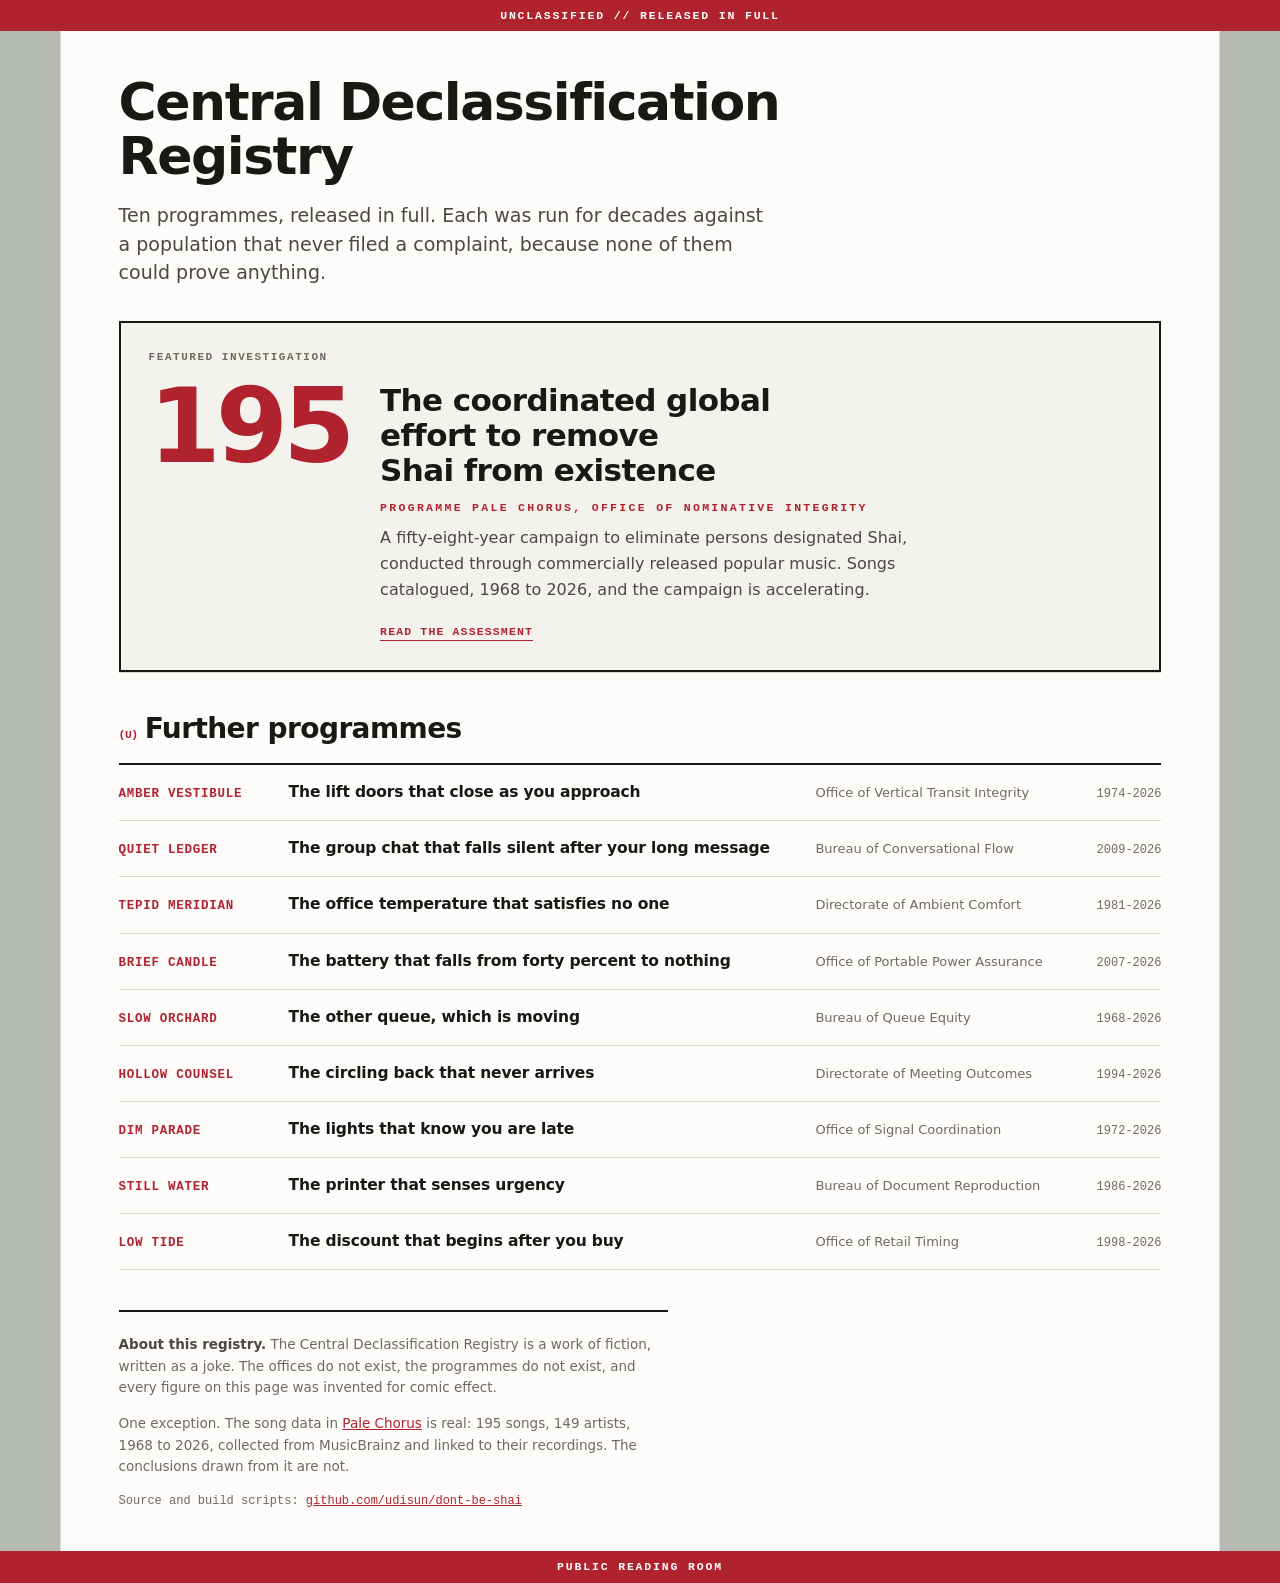
<file: site/index.html>
<!doctype html>
<html lang="en">
<head>
<meta charset="utf-8">
<meta name="viewport" content="width=device-width, initial-scale=1">
<title>Central Declassification Registry</title>
<meta name="description" content="Ten declassified programme assessments, one of them real.">
<link rel="stylesheet" href="assets/site.css">
</head>
<body>
<div class="band top">Unclassified // Released in full</div>
<div class="sheet">
  <div class="pad">
    <header class="mast">
      <h1>Central Declassification Registry</h1>
      <p class="sub">Ten programmes, released in full. Each was run for decades against a
      population that never filed a complaint, because none of them could prove anything.</p>
    </header>
  </div>

  <div class="pad">
    <a class="feature" href="programmes/pale-chorus.html">
      <div class="f-l">Featured investigation</div>
      <div class="f-grid">
        <div class="f-num">195</div>
        <div>
          <h2 class="f-title">The coordinated global effort to remove Shai from existence</h2>
          <div class="f-prog">Programme Pale Chorus, Office of Nominative Integrity</div>
          <p class="f-deck">A fifty-eight-year campaign to eliminate persons designated Shai, conducted through commercially released popular music. Songs catalogued, 1968 to 2026,
            and the campaign is accelerating.</p>
          <span class="f-cta">Read the assessment</span>
        </div>
      </div>
    </a>
  </div>

  <div class="pad">
    <section>
      <h2><span class="mark">(U)</span>Further programmes</h2>
      <div class="rows">
      <a class="row" href="programmes/amber-vestibule.html">
        <span class="r-name">Amber Vestibule</span>
        <span class="r-title">The lift doors that close as you approach</span>
        <span class="r-office">Office of Vertical Transit Integrity</span>
        <span class="r-years">1974-2026</span>
      </a>
      <a class="row" href="programmes/quiet-ledger.html">
        <span class="r-name">Quiet Ledger</span>
        <span class="r-title">The group chat that falls silent after your long message</span>
        <span class="r-office">Bureau of Conversational Flow</span>
        <span class="r-years">2009-2026</span>
      </a>
      <a class="row" href="programmes/tepid-meridian.html">
        <span class="r-name">Tepid Meridian</span>
        <span class="r-title">The office temperature that satisfies no one</span>
        <span class="r-office">Directorate of Ambient Comfort</span>
        <span class="r-years">1981-2026</span>
      </a>
      <a class="row" href="programmes/brief-candle.html">
        <span class="r-name">Brief Candle</span>
        <span class="r-title">The battery that falls from forty percent to nothing</span>
        <span class="r-office">Office of Portable Power Assurance</span>
        <span class="r-years">2007-2026</span>
      </a>
      <a class="row" href="programmes/slow-orchard.html">
        <span class="r-name">Slow Orchard</span>
        <span class="r-title">The other queue, which is moving</span>
        <span class="r-office">Bureau of Queue Equity</span>
        <span class="r-years">1968-2026</span>
      </a>
      <a class="row" href="programmes/hollow-counsel.html">
        <span class="r-name">Hollow Counsel</span>
        <span class="r-title">The circling back that never arrives</span>
        <span class="r-office">Directorate of Meeting Outcomes</span>
        <span class="r-years">1994-2026</span>
      </a>
      <a class="row" href="programmes/dim-parade.html">
        <span class="r-name">Dim Parade</span>
        <span class="r-title">The lights that know you are late</span>
        <span class="r-office">Office of Signal Coordination</span>
        <span class="r-years">1972-2026</span>
      </a>
      <a class="row" href="programmes/still-water.html">
        <span class="r-name">Still Water</span>
        <span class="r-title">The printer that senses urgency</span>
        <span class="r-office">Bureau of Document Reproduction</span>
        <span class="r-years">1986-2026</span>
      </a>
      <a class="row" href="programmes/low-tide.html">
        <span class="r-name">Low Tide</span>
        <span class="r-title">The discount that begins after you buy</span>
        <span class="r-office">Office of Retail Timing</span>
        <span class="r-years">1998-2026</span>
      </a>
      </div>
    </section>
  </div>
  <div class="pad">
    <div class="colophon">
      <p><strong>About this registry.</strong> The Central Declassification Registry is a work of
      fiction, written as a joke. The offices do not exist, the programmes do not exist, and every
      figure on this page was invented for comic effect.</p>
      <p>One exception. The song data in <a href="programmes/pale-chorus.html">Pale Chorus</a>
      is real: 195 songs, 149 artists, 1968 to 2026, collected from MusicBrainz and linked to their
      recordings. The conclusions drawn from it are not.</p>
      <p class="src">Source and build scripts: <a href="https://github.com/udisun/dont-be-shai">github.com/udisun/dont-be-shai</a></p>
    </div>
  </div>
</div>
<div class="band">Public reading room</div>
</body>
</html>
</file>
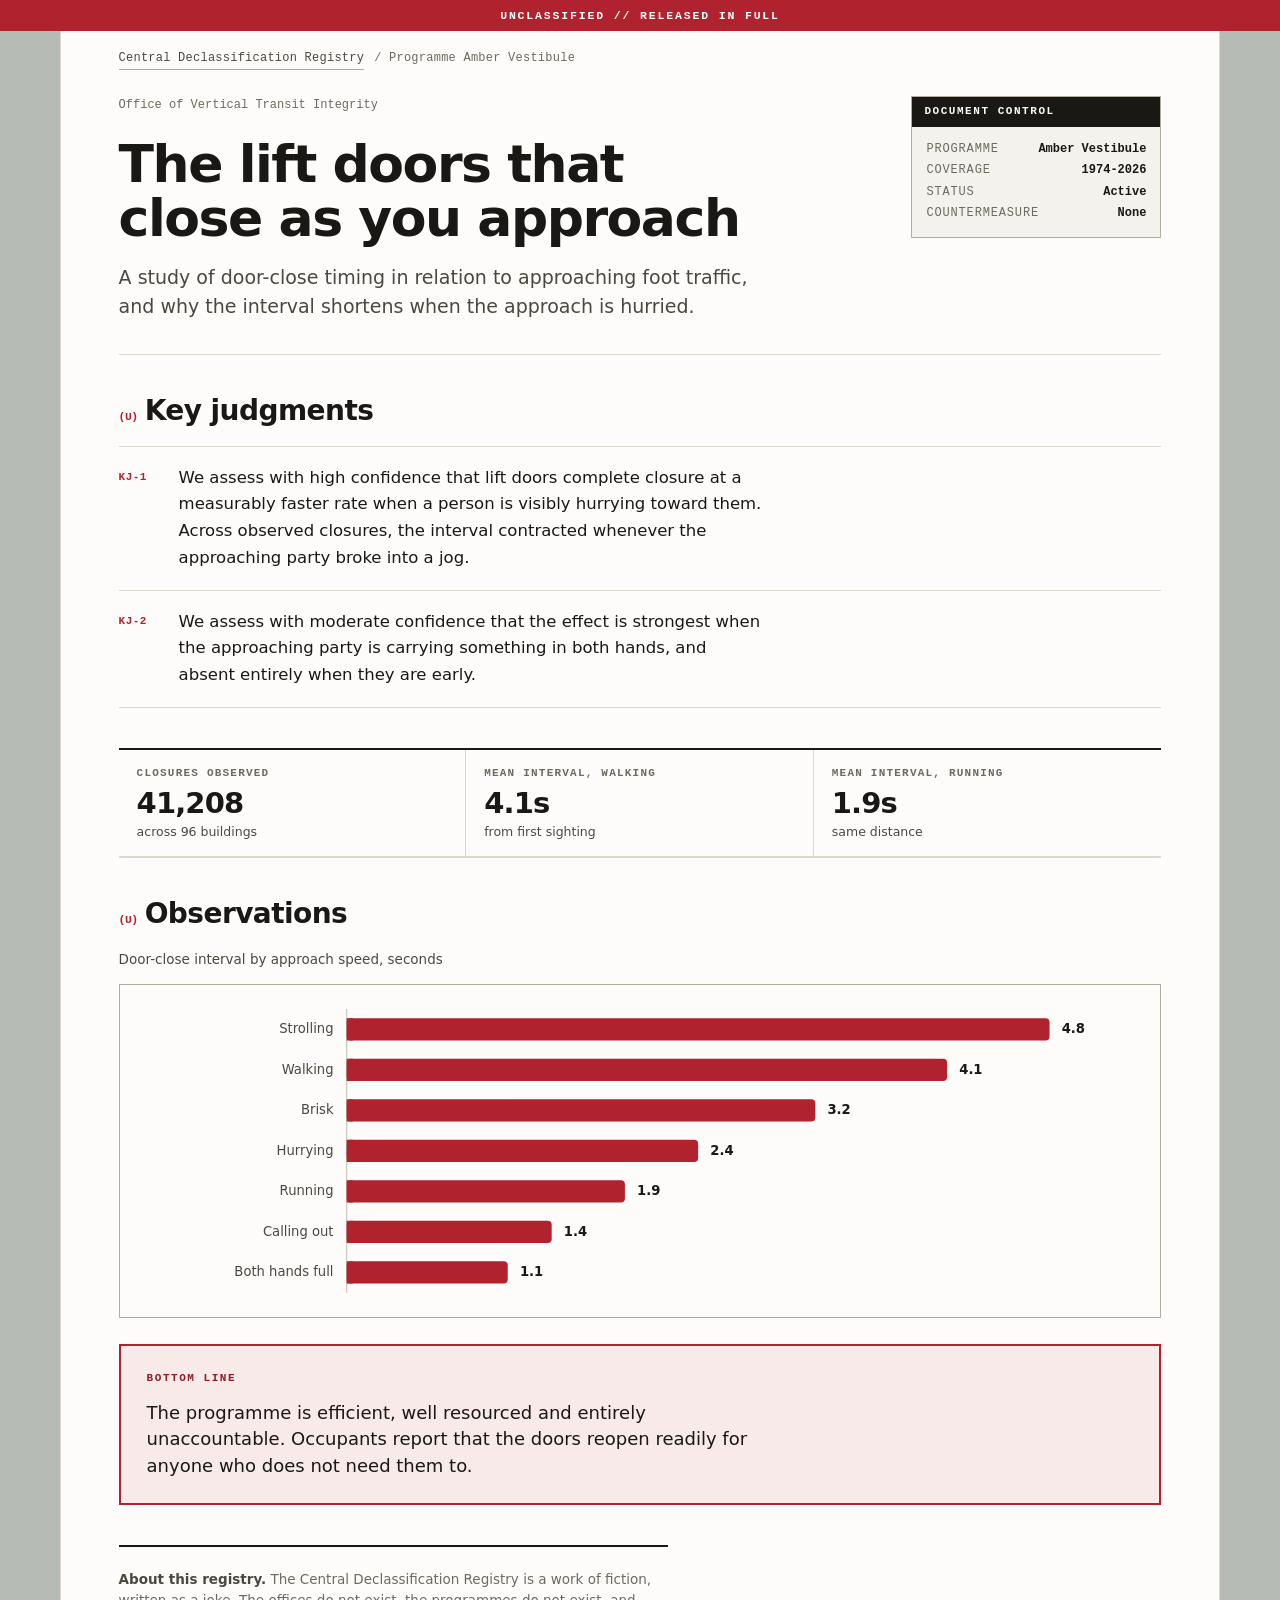
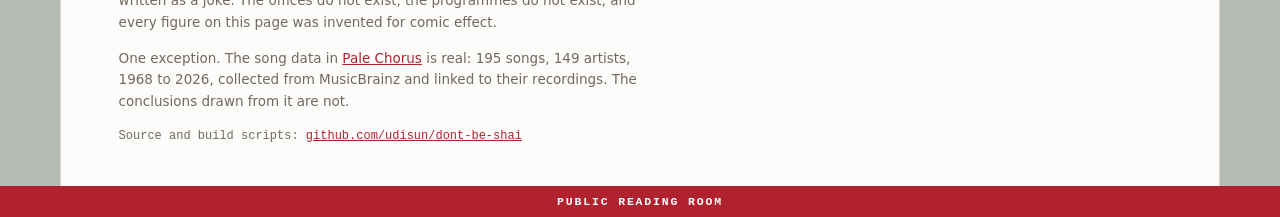
<file: site/programmes/amber-vestibule.html>
<!doctype html>
<html lang="en">
<head>
<meta charset="utf-8">
<meta name="viewport" content="width=device-width, initial-scale=1">
<title>Programme Amber Vestibule</title>
<meta name="description" content="A study of door-close timing in relation to approaching foot traffic, and why the interval shortens when the approach is hurried.">
<link rel="stylesheet" href="../assets/site.css">
</head>
<body>
<div class="band top">Unclassified // Released in full</div>
<div class="sheet">
  <div class="pad">
    <nav class="crumb"><a href="../index.html">Central Declassification Registry</a>
      <span>Programme Amber Vestibule</span></nav>
    <header class="dcover">
      <div>
        <div class="orig">Office of Vertical Transit Integrity</div>
        <h1>The lift doors that close as you approach</h1>
        <p class="sub">A study of door-close timing in relation to approaching foot traffic, and why the interval shortens when the approach is hurried.</p>
      </div>
      <div class="dc">
        <div class="dc-h">Document control</div>
        <div class="dc-b"><dl>
          <div class="dc-r"><dt>Programme</dt><dd>Amber Vestibule</dd></div>
          <div class="dc-r"><dt>Coverage</dt><dd>1974-2026</dd></div>
          <div class="dc-r"><dt>Status</dt><dd>Active</dd></div>
          <div class="dc-r"><dt>Countermeasure</dt><dd>None</dd></div>
        </dl></div>
      </div>
    </header>
  </div>
  <div class="pad"><section>
    <h2><span class="mark">(U)</span>Key judgments</h2>
    <ol class="kj">
<li><div><p>We assess with high confidence that lift doors complete closure at a measurably faster rate when a person is visibly hurrying toward them. Across observed closures, the interval contracted whenever the approaching party broke into a jog.</p></div></li>
<li><div><p>We assess with moderate confidence that the effect is strongest when the approaching party is carrying something in both hands, and absent entirely when they are early.</p></div></li>
    </ol>
  </section></div>
  <div class="pad"><div class="stats">
<div class="stat"><div class="stat-l">Closures observed</div><div class="stat-v">41,208</div><div class="stat-s">across 96 buildings</div></div>
<div class="stat"><div class="stat-l">Mean interval, walking</div><div class="stat-v">4.1s</div><div class="stat-s">from first sighting</div></div>
<div class="stat"><div class="stat-l">Mean interval, running</div><div class="stat-v">1.9s</div><div class="stat-s">same distance</div></div>
  </div></div>
  <div class="pad"><section>
    <h2><span class="mark">(U)</span>Observations</h2>
<figure class="fig"><figcaption class="fig-c">Door-close interval by approach speed, seconds</figcaption>
<div class="plot"><svg viewBox="0 0 1000 296" role="img" aria-label="Door-close interval by approach speed, seconds. Strolling, 4.8; Walking, 4.1; Brisk, 3.2; Hurrying, 2.4; Running, 1.9; Calling out, 1.4; Both hands full, 1.1.">
<line x1="210" x2="210" y1="8" y2="288" stroke="var(--axis)" stroke-width="1"/>
<text x="197" y="32.0" text-anchor="end" fill="var(--ink-2)" font-family="var(--sans)" font-size="13">Strolling</text>
<rect x="210" y="17.0" width="694.0" height="22" rx="4" fill="var(--accent)"/>
<rect x="210" y="17.0" width="6.0" height="22" fill="var(--accent)"/>
<text x="916.0" y="32.0" fill="var(--ink)" font-family="var(--sans)" font-size="13" font-weight="650">4.8</text>
<text x="197" y="72.0" text-anchor="end" fill="var(--ink-2)" font-family="var(--sans)" font-size="13">Walking</text>
<rect x="210" y="57.0" width="592.8" height="22" rx="4" fill="var(--accent)"/>
<rect x="210" y="57.0" width="6.0" height="22" fill="var(--accent)"/>
<text x="814.8" y="72.0" fill="var(--ink)" font-family="var(--sans)" font-size="13" font-weight="650">4.1</text>
<text x="197" y="112.0" text-anchor="end" fill="var(--ink-2)" font-family="var(--sans)" font-size="13">Brisk</text>
<rect x="210" y="97.0" width="462.7" height="22" rx="4" fill="var(--accent)"/>
<rect x="210" y="97.0" width="6.0" height="22" fill="var(--accent)"/>
<text x="684.7" y="112.0" fill="var(--ink)" font-family="var(--sans)" font-size="13" font-weight="650">3.2</text>
<text x="197" y="152.0" text-anchor="end" fill="var(--ink-2)" font-family="var(--sans)" font-size="13">Hurrying</text>
<rect x="210" y="137.0" width="347.0" height="22" rx="4" fill="var(--accent)"/>
<rect x="210" y="137.0" width="6.0" height="22" fill="var(--accent)"/>
<text x="569.0" y="152.0" fill="var(--ink)" font-family="var(--sans)" font-size="13" font-weight="650">2.4</text>
<text x="197" y="192.0" text-anchor="end" fill="var(--ink-2)" font-family="var(--sans)" font-size="13">Running</text>
<rect x="210" y="177.0" width="274.7" height="22" rx="4" fill="var(--accent)"/>
<rect x="210" y="177.0" width="6.0" height="22" fill="var(--accent)"/>
<text x="496.7" y="192.0" fill="var(--ink)" font-family="var(--sans)" font-size="13" font-weight="650">1.9</text>
<text x="197" y="232.0" text-anchor="end" fill="var(--ink-2)" font-family="var(--sans)" font-size="13">Calling out</text>
<rect x="210" y="217.0" width="202.4" height="22" rx="4" fill="var(--accent)"/>
<rect x="210" y="217.0" width="6.0" height="22" fill="var(--accent)"/>
<text x="424.4" y="232.0" fill="var(--ink)" font-family="var(--sans)" font-size="13" font-weight="650">1.4</text>
<text x="197" y="272.0" text-anchor="end" fill="var(--ink-2)" font-family="var(--sans)" font-size="13">Both hands full</text>
<rect x="210" y="257.0" width="159.0" height="22" rx="4" fill="var(--accent)"/>
<rect x="210" y="257.0" width="6.0" height="22" fill="var(--accent)"/>
<text x="381.0" y="272.0" fill="var(--ink)" font-family="var(--sans)" font-size="13" font-weight="650">1.1</text>
</svg></div></figure>
    <div class="assess">
      <div class="assess-l">Bottom line</div>
      <p>The programme is efficient, well resourced and entirely unaccountable. Occupants report that the doors reopen readily for anyone who does not need them to.</p>
    </div>
  </section></div>
  <div class="pad">
    <div class="colophon">
      <p><strong>About this registry.</strong> The Central Declassification Registry is a work of
      fiction, written as a joke. The offices do not exist, the programmes do not exist, and every
      figure on this page was invented for comic effect.</p>
      <p>One exception. The song data in <a href="../programmes/pale-chorus.html">Pale Chorus</a>
      is real: 195 songs, 149 artists, 1968 to 2026, collected from MusicBrainz and linked to their
      recordings. The conclusions drawn from it are not.</p>
      <p class="src">Source and build scripts: <a href="https://github.com/udisun/dont-be-shai">github.com/udisun/dont-be-shai</a></p>
    </div>
  </div>
</div>
<div class="band">Public reading room</div>
</body>
</html>
</file>
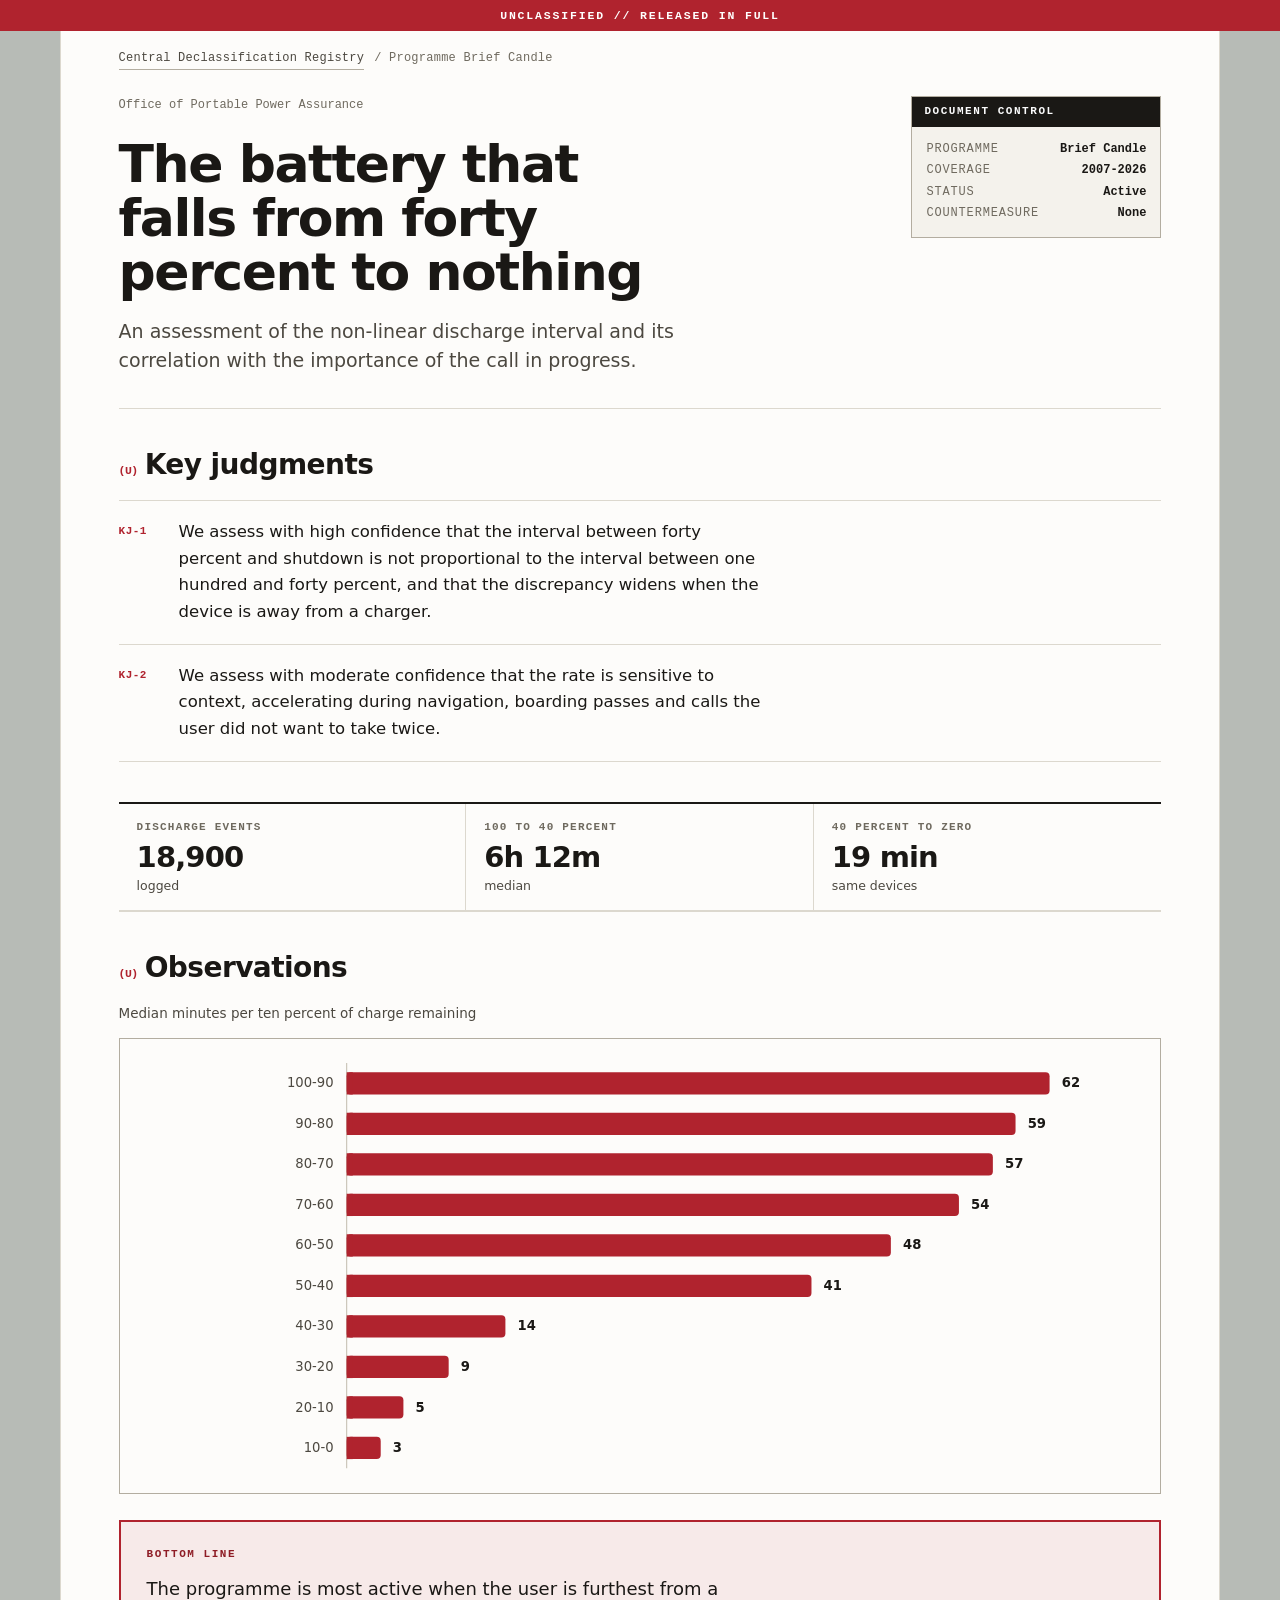
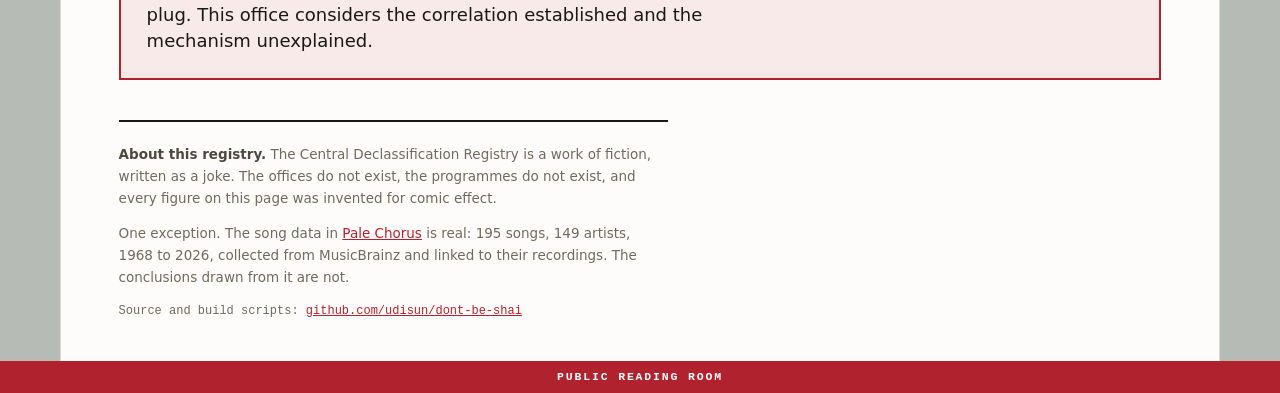
<file: site/programmes/brief-candle.html>
<!doctype html>
<html lang="en">
<head>
<meta charset="utf-8">
<meta name="viewport" content="width=device-width, initial-scale=1">
<title>Programme Brief Candle</title>
<meta name="description" content="An assessment of the non-linear discharge interval and its correlation with the importance of the call in progress.">
<link rel="stylesheet" href="../assets/site.css">
</head>
<body>
<div class="band top">Unclassified // Released in full</div>
<div class="sheet">
  <div class="pad">
    <nav class="crumb"><a href="../index.html">Central Declassification Registry</a>
      <span>Programme Brief Candle</span></nav>
    <header class="dcover">
      <div>
        <div class="orig">Office of Portable Power Assurance</div>
        <h1>The battery that falls from forty percent to nothing</h1>
        <p class="sub">An assessment of the non-linear discharge interval and its correlation with the importance of the call in progress.</p>
      </div>
      <div class="dc">
        <div class="dc-h">Document control</div>
        <div class="dc-b"><dl>
          <div class="dc-r"><dt>Programme</dt><dd>Brief Candle</dd></div>
          <div class="dc-r"><dt>Coverage</dt><dd>2007-2026</dd></div>
          <div class="dc-r"><dt>Status</dt><dd>Active</dd></div>
          <div class="dc-r"><dt>Countermeasure</dt><dd>None</dd></div>
        </dl></div>
      </div>
    </header>
  </div>
  <div class="pad"><section>
    <h2><span class="mark">(U)</span>Key judgments</h2>
    <ol class="kj">
<li><div><p>We assess with high confidence that the interval between forty percent and shutdown is not proportional to the interval between one hundred and forty percent, and that the discrepancy widens when the device is away from a charger.</p></div></li>
<li><div><p>We assess with moderate confidence that the rate is sensitive to context, accelerating during navigation, boarding passes and calls the user did not want to take twice.</p></div></li>
    </ol>
  </section></div>
  <div class="pad"><div class="stats">
<div class="stat"><div class="stat-l">Discharge events</div><div class="stat-v">18,900</div><div class="stat-s">logged</div></div>
<div class="stat"><div class="stat-l">100 to 40 percent</div><div class="stat-v">6h 12m</div><div class="stat-s">median</div></div>
<div class="stat"><div class="stat-l">40 percent to zero</div><div class="stat-v">19 min</div><div class="stat-s">same devices</div></div>
  </div></div>
  <div class="pad"><section>
    <h2><span class="mark">(U)</span>Observations</h2>
<figure class="fig"><figcaption class="fig-c">Median minutes per ten percent of charge remaining</figcaption>
<div class="plot"><svg viewBox="0 0 1000 416" role="img" aria-label="Median minutes per ten percent of charge remaining. 100-90, 62; 90-80, 59; 80-70, 57; 70-60, 54; 60-50, 48; 50-40, 41; 40-30, 14; 30-20, 9; 20-10, 5; 10-0, 3.">
<line x1="210" x2="210" y1="8" y2="408" stroke="var(--axis)" stroke-width="1"/>
<text x="197" y="32.0" text-anchor="end" fill="var(--ink-2)" font-family="var(--sans)" font-size="13">100-90</text>
<rect x="210" y="17.0" width="694.0" height="22" rx="4" fill="var(--accent)"/>
<rect x="210" y="17.0" width="6.0" height="22" fill="var(--accent)"/>
<text x="916.0" y="32.0" fill="var(--ink)" font-family="var(--sans)" font-size="13" font-weight="650">62</text>
<text x="197" y="72.0" text-anchor="end" fill="var(--ink-2)" font-family="var(--sans)" font-size="13">90-80</text>
<rect x="210" y="57.0" width="660.4" height="22" rx="4" fill="var(--accent)"/>
<rect x="210" y="57.0" width="6.0" height="22" fill="var(--accent)"/>
<text x="882.4" y="72.0" fill="var(--ink)" font-family="var(--sans)" font-size="13" font-weight="650">59</text>
<text x="197" y="112.0" text-anchor="end" fill="var(--ink-2)" font-family="var(--sans)" font-size="13">80-70</text>
<rect x="210" y="97.0" width="638.0" height="22" rx="4" fill="var(--accent)"/>
<rect x="210" y="97.0" width="6.0" height="22" fill="var(--accent)"/>
<text x="860.0" y="112.0" fill="var(--ink)" font-family="var(--sans)" font-size="13" font-weight="650">57</text>
<text x="197" y="152.0" text-anchor="end" fill="var(--ink-2)" font-family="var(--sans)" font-size="13">70-60</text>
<rect x="210" y="137.0" width="604.5" height="22" rx="4" fill="var(--accent)"/>
<rect x="210" y="137.0" width="6.0" height="22" fill="var(--accent)"/>
<text x="826.5" y="152.0" fill="var(--ink)" font-family="var(--sans)" font-size="13" font-weight="650">54</text>
<text x="197" y="192.0" text-anchor="end" fill="var(--ink-2)" font-family="var(--sans)" font-size="13">60-50</text>
<rect x="210" y="177.0" width="537.3" height="22" rx="4" fill="var(--accent)"/>
<rect x="210" y="177.0" width="6.0" height="22" fill="var(--accent)"/>
<text x="759.3" y="192.0" fill="var(--ink)" font-family="var(--sans)" font-size="13" font-weight="650">48</text>
<text x="197" y="232.0" text-anchor="end" fill="var(--ink-2)" font-family="var(--sans)" font-size="13">50-40</text>
<rect x="210" y="217.0" width="458.9" height="22" rx="4" fill="var(--accent)"/>
<rect x="210" y="217.0" width="6.0" height="22" fill="var(--accent)"/>
<text x="680.9" y="232.0" fill="var(--ink)" font-family="var(--sans)" font-size="13" font-weight="650">41</text>
<text x="197" y="272.0" text-anchor="end" fill="var(--ink-2)" font-family="var(--sans)" font-size="13">40-30</text>
<rect x="210" y="257.0" width="156.7" height="22" rx="4" fill="var(--accent)"/>
<rect x="210" y="257.0" width="6.0" height="22" fill="var(--accent)"/>
<text x="378.7" y="272.0" fill="var(--ink)" font-family="var(--sans)" font-size="13" font-weight="650">14</text>
<text x="197" y="312.0" text-anchor="end" fill="var(--ink-2)" font-family="var(--sans)" font-size="13">30-20</text>
<rect x="210" y="297.0" width="100.7" height="22" rx="4" fill="var(--accent)"/>
<rect x="210" y="297.0" width="6.0" height="22" fill="var(--accent)"/>
<text x="322.7" y="312.0" fill="var(--ink)" font-family="var(--sans)" font-size="13" font-weight="650">9</text>
<text x="197" y="352.0" text-anchor="end" fill="var(--ink-2)" font-family="var(--sans)" font-size="13">20-10</text>
<rect x="210" y="337.0" width="56.0" height="22" rx="4" fill="var(--accent)"/>
<rect x="210" y="337.0" width="6.0" height="22" fill="var(--accent)"/>
<text x="278.0" y="352.0" fill="var(--ink)" font-family="var(--sans)" font-size="13" font-weight="650">5</text>
<text x="197" y="392.0" text-anchor="end" fill="var(--ink-2)" font-family="var(--sans)" font-size="13">10-0</text>
<rect x="210" y="377.0" width="33.6" height="22" rx="4" fill="var(--accent)"/>
<rect x="210" y="377.0" width="6.0" height="22" fill="var(--accent)"/>
<text x="255.6" y="392.0" fill="var(--ink)" font-family="var(--sans)" font-size="13" font-weight="650">3</text>
</svg></div></figure>
    <div class="assess">
      <div class="assess-l">Bottom line</div>
      <p>The programme is most active when the user is furthest from a plug. This office considers the correlation established and the mechanism unexplained.</p>
    </div>
  </section></div>
  <div class="pad">
    <div class="colophon">
      <p><strong>About this registry.</strong> The Central Declassification Registry is a work of
      fiction, written as a joke. The offices do not exist, the programmes do not exist, and every
      figure on this page was invented for comic effect.</p>
      <p>One exception. The song data in <a href="../programmes/pale-chorus.html">Pale Chorus</a>
      is real: 195 songs, 149 artists, 1968 to 2026, collected from MusicBrainz and linked to their
      recordings. The conclusions drawn from it are not.</p>
      <p class="src">Source and build scripts: <a href="https://github.com/udisun/dont-be-shai">github.com/udisun/dont-be-shai</a></p>
    </div>
  </div>
</div>
<div class="band">Public reading room</div>
</body>
</html>
</file>
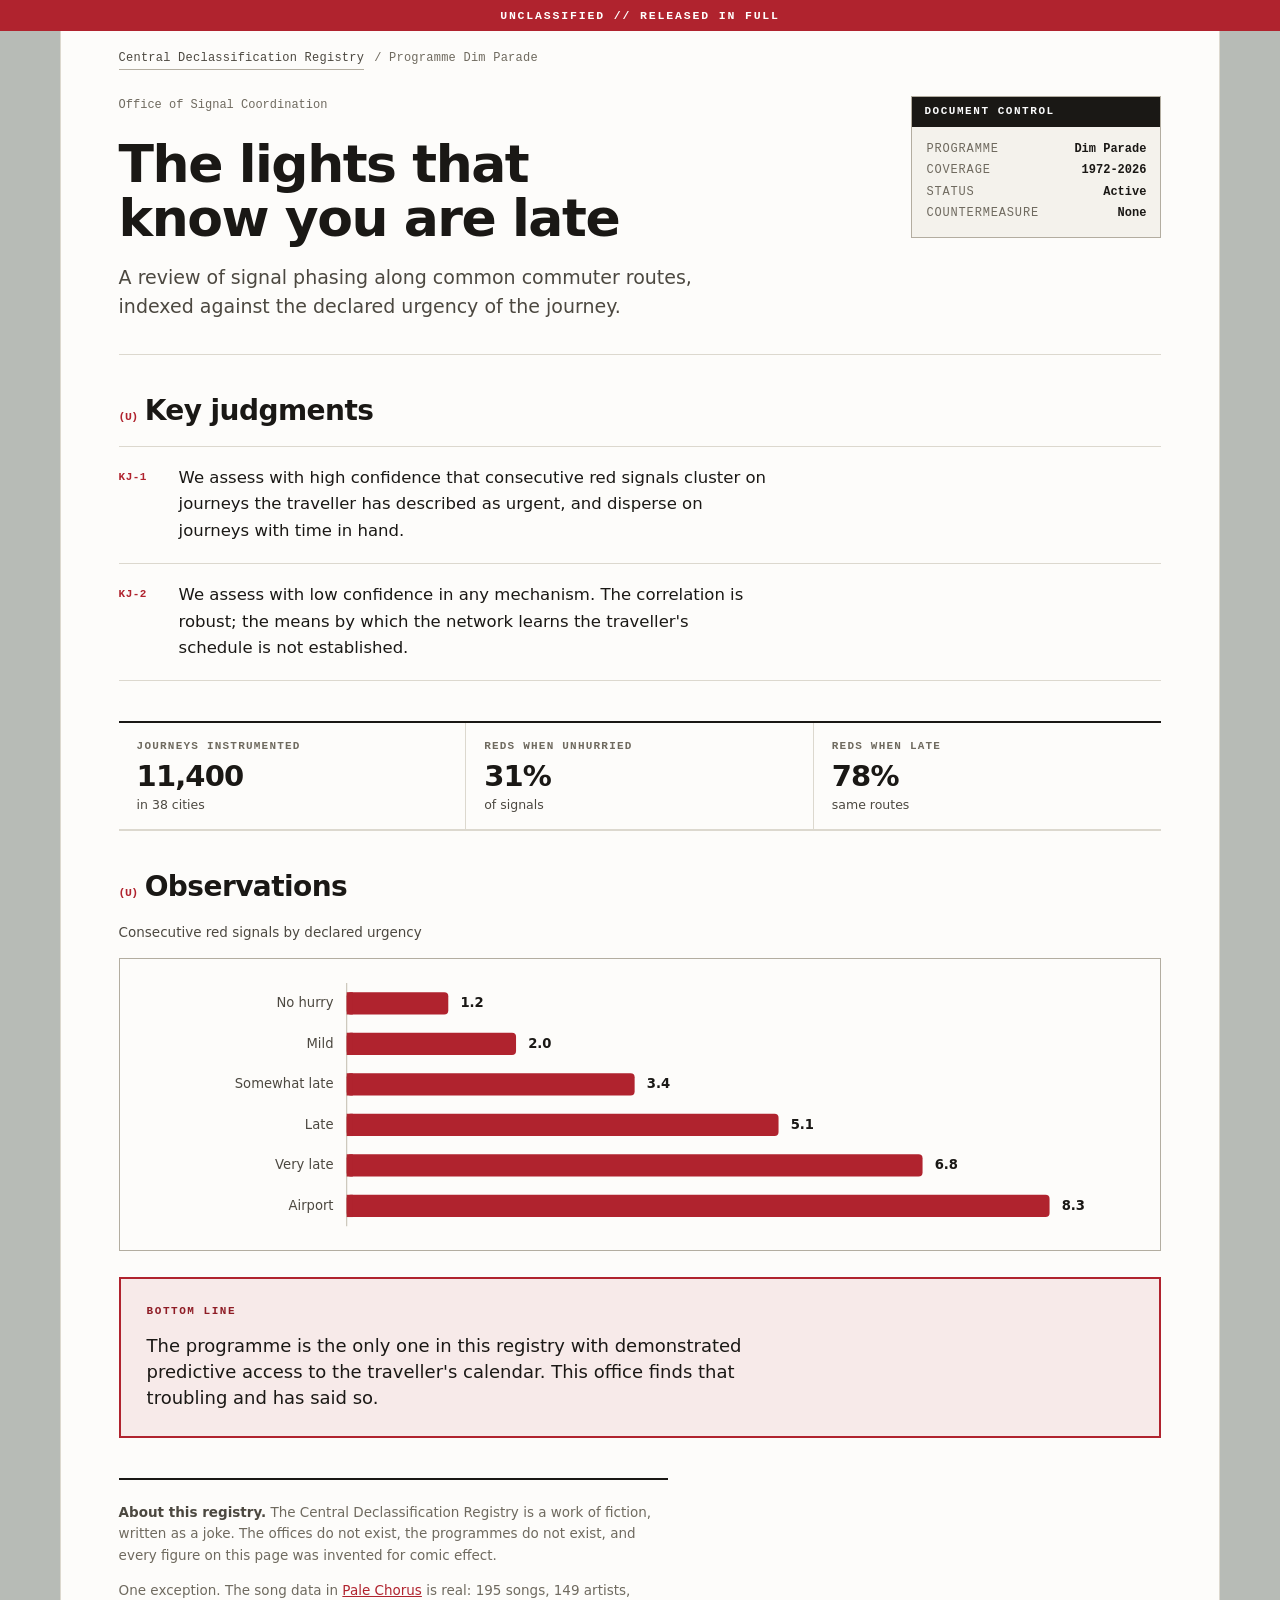
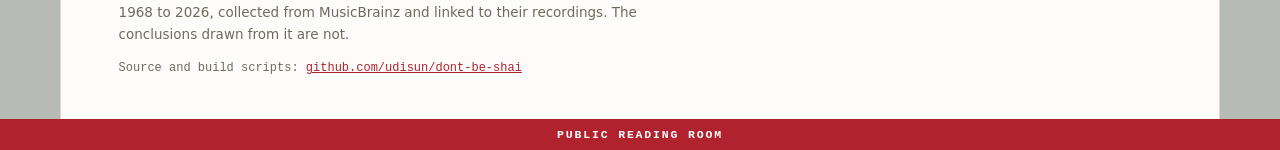
<file: site/programmes/dim-parade.html>
<!doctype html>
<html lang="en">
<head>
<meta charset="utf-8">
<meta name="viewport" content="width=device-width, initial-scale=1">
<title>Programme Dim Parade</title>
<meta name="description" content="A review of signal phasing along common commuter routes, indexed against the declared urgency of the journey.">
<link rel="stylesheet" href="../assets/site.css">
</head>
<body>
<div class="band top">Unclassified // Released in full</div>
<div class="sheet">
  <div class="pad">
    <nav class="crumb"><a href="../index.html">Central Declassification Registry</a>
      <span>Programme Dim Parade</span></nav>
    <header class="dcover">
      <div>
        <div class="orig">Office of Signal Coordination</div>
        <h1>The lights that know you are late</h1>
        <p class="sub">A review of signal phasing along common commuter routes, indexed against the declared urgency of the journey.</p>
      </div>
      <div class="dc">
        <div class="dc-h">Document control</div>
        <div class="dc-b"><dl>
          <div class="dc-r"><dt>Programme</dt><dd>Dim Parade</dd></div>
          <div class="dc-r"><dt>Coverage</dt><dd>1972-2026</dd></div>
          <div class="dc-r"><dt>Status</dt><dd>Active</dd></div>
          <div class="dc-r"><dt>Countermeasure</dt><dd>None</dd></div>
        </dl></div>
      </div>
    </header>
  </div>
  <div class="pad"><section>
    <h2><span class="mark">(U)</span>Key judgments</h2>
    <ol class="kj">
<li><div><p>We assess with high confidence that consecutive red signals cluster on journeys the traveller has described as urgent, and disperse on journeys with time in hand.</p></div></li>
<li><div><p>We assess with low confidence in any mechanism. The correlation is robust; the means by which the network learns the traveller's schedule is not established.</p></div></li>
    </ol>
  </section></div>
  <div class="pad"><div class="stats">
<div class="stat"><div class="stat-l">Journeys instrumented</div><div class="stat-v">11,400</div><div class="stat-s">in 38 cities</div></div>
<div class="stat"><div class="stat-l">Reds when unhurried</div><div class="stat-v">31%</div><div class="stat-s">of signals</div></div>
<div class="stat"><div class="stat-l">Reds when late</div><div class="stat-v">78%</div><div class="stat-s">same routes</div></div>
  </div></div>
  <div class="pad"><section>
    <h2><span class="mark">(U)</span>Observations</h2>
<figure class="fig"><figcaption class="fig-c">Consecutive red signals by declared urgency</figcaption>
<div class="plot"><svg viewBox="0 0 1000 256" role="img" aria-label="Consecutive red signals by declared urgency. No hurry, 1.2; Mild, 2.0; Somewhat late, 3.4; Late, 5.1; Very late, 6.8; Airport, 8.3.">
<line x1="210" x2="210" y1="8" y2="248" stroke="var(--axis)" stroke-width="1"/>
<text x="197" y="32.0" text-anchor="end" fill="var(--ink-2)" font-family="var(--sans)" font-size="13">No hurry</text>
<rect x="210" y="17.0" width="100.3" height="22" rx="4" fill="var(--accent)"/>
<rect x="210" y="17.0" width="6.0" height="22" fill="var(--accent)"/>
<text x="322.3" y="32.0" fill="var(--ink)" font-family="var(--sans)" font-size="13" font-weight="650">1.2</text>
<text x="197" y="72.0" text-anchor="end" fill="var(--ink-2)" font-family="var(--sans)" font-size="13">Mild</text>
<rect x="210" y="57.0" width="167.2" height="22" rx="4" fill="var(--accent)"/>
<rect x="210" y="57.0" width="6.0" height="22" fill="var(--accent)"/>
<text x="389.2" y="72.0" fill="var(--ink)" font-family="var(--sans)" font-size="13" font-weight="650">2.0</text>
<text x="197" y="112.0" text-anchor="end" fill="var(--ink-2)" font-family="var(--sans)" font-size="13">Somewhat late</text>
<rect x="210" y="97.0" width="284.3" height="22" rx="4" fill="var(--accent)"/>
<rect x="210" y="97.0" width="6.0" height="22" fill="var(--accent)"/>
<text x="506.3" y="112.0" fill="var(--ink)" font-family="var(--sans)" font-size="13" font-weight="650">3.4</text>
<text x="197" y="152.0" text-anchor="end" fill="var(--ink-2)" font-family="var(--sans)" font-size="13">Late</text>
<rect x="210" y="137.0" width="426.4" height="22" rx="4" fill="var(--accent)"/>
<rect x="210" y="137.0" width="6.0" height="22" fill="var(--accent)"/>
<text x="648.4" y="152.0" fill="var(--ink)" font-family="var(--sans)" font-size="13" font-weight="650">5.1</text>
<text x="197" y="192.0" text-anchor="end" fill="var(--ink-2)" font-family="var(--sans)" font-size="13">Very late</text>
<rect x="210" y="177.0" width="568.6" height="22" rx="4" fill="var(--accent)"/>
<rect x="210" y="177.0" width="6.0" height="22" fill="var(--accent)"/>
<text x="790.6" y="192.0" fill="var(--ink)" font-family="var(--sans)" font-size="13" font-weight="650">6.8</text>
<text x="197" y="232.0" text-anchor="end" fill="var(--ink-2)" font-family="var(--sans)" font-size="13">Airport</text>
<rect x="210" y="217.0" width="694.0" height="22" rx="4" fill="var(--accent)"/>
<rect x="210" y="217.0" width="6.0" height="22" fill="var(--accent)"/>
<text x="916.0" y="232.0" fill="var(--ink)" font-family="var(--sans)" font-size="13" font-weight="650">8.3</text>
</svg></div></figure>
    <div class="assess">
      <div class="assess-l">Bottom line</div>
      <p>The programme is the only one in this registry with demonstrated predictive access to the traveller's calendar. This office finds that troubling and has said so.</p>
    </div>
  </section></div>
  <div class="pad">
    <div class="colophon">
      <p><strong>About this registry.</strong> The Central Declassification Registry is a work of
      fiction, written as a joke. The offices do not exist, the programmes do not exist, and every
      figure on this page was invented for comic effect.</p>
      <p>One exception. The song data in <a href="../programmes/pale-chorus.html">Pale Chorus</a>
      is real: 195 songs, 149 artists, 1968 to 2026, collected from MusicBrainz and linked to their
      recordings. The conclusions drawn from it are not.</p>
      <p class="src">Source and build scripts: <a href="https://github.com/udisun/dont-be-shai">github.com/udisun/dont-be-shai</a></p>
    </div>
  </div>
</div>
<div class="band">Public reading room</div>
</body>
</html>
</file>
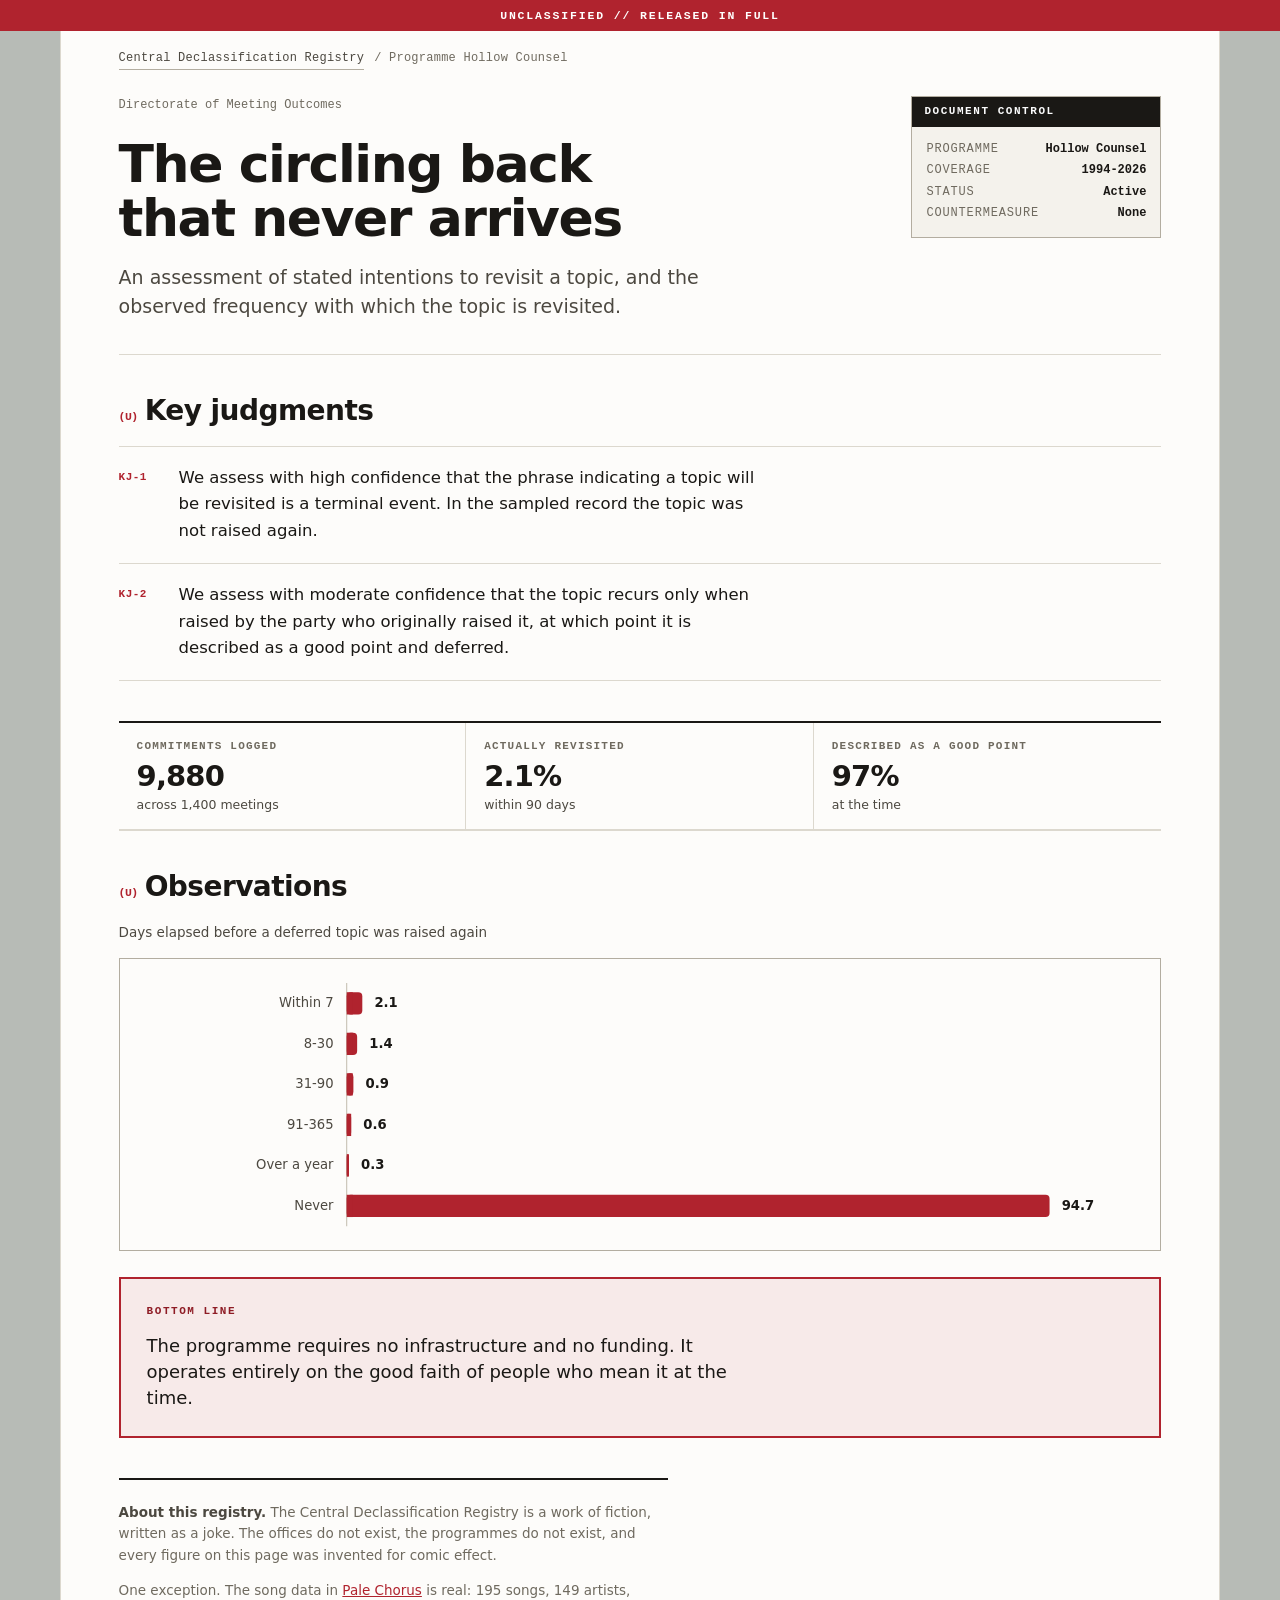
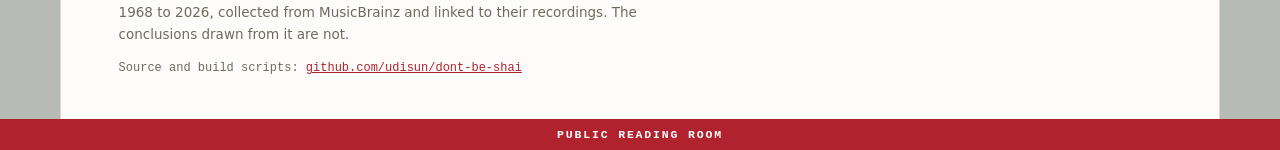
<file: site/programmes/hollow-counsel.html>
<!doctype html>
<html lang="en">
<head>
<meta charset="utf-8">
<meta name="viewport" content="width=device-width, initial-scale=1">
<title>Programme Hollow Counsel</title>
<meta name="description" content="An assessment of stated intentions to revisit a topic, and the observed frequency with which the topic is revisited.">
<link rel="stylesheet" href="../assets/site.css">
</head>
<body>
<div class="band top">Unclassified // Released in full</div>
<div class="sheet">
  <div class="pad">
    <nav class="crumb"><a href="../index.html">Central Declassification Registry</a>
      <span>Programme Hollow Counsel</span></nav>
    <header class="dcover">
      <div>
        <div class="orig">Directorate of Meeting Outcomes</div>
        <h1>The circling back that never arrives</h1>
        <p class="sub">An assessment of stated intentions to revisit a topic, and the observed frequency with which the topic is revisited.</p>
      </div>
      <div class="dc">
        <div class="dc-h">Document control</div>
        <div class="dc-b"><dl>
          <div class="dc-r"><dt>Programme</dt><dd>Hollow Counsel</dd></div>
          <div class="dc-r"><dt>Coverage</dt><dd>1994-2026</dd></div>
          <div class="dc-r"><dt>Status</dt><dd>Active</dd></div>
          <div class="dc-r"><dt>Countermeasure</dt><dd>None</dd></div>
        </dl></div>
      </div>
    </header>
  </div>
  <div class="pad"><section>
    <h2><span class="mark">(U)</span>Key judgments</h2>
    <ol class="kj">
<li><div><p>We assess with high confidence that the phrase indicating a topic will be revisited is a terminal event. In the sampled record the topic was not raised again.</p></div></li>
<li><div><p>We assess with moderate confidence that the topic recurs only when raised by the party who originally raised it, at which point it is described as a good point and deferred.</p></div></li>
    </ol>
  </section></div>
  <div class="pad"><div class="stats">
<div class="stat"><div class="stat-l">Commitments logged</div><div class="stat-v">9,880</div><div class="stat-s">across 1,400 meetings</div></div>
<div class="stat"><div class="stat-l">Actually revisited</div><div class="stat-v">2.1%</div><div class="stat-s">within 90 days</div></div>
<div class="stat"><div class="stat-l">Described as a good point</div><div class="stat-v">97%</div><div class="stat-s">at the time</div></div>
  </div></div>
  <div class="pad"><section>
    <h2><span class="mark">(U)</span>Observations</h2>
<figure class="fig"><figcaption class="fig-c">Days elapsed before a deferred topic was raised again</figcaption>
<div class="plot"><svg viewBox="0 0 1000 256" role="img" aria-label="Days elapsed before a deferred topic was raised again. Within 7, 2.1; 8-30, 1.4; 31-90, 0.9; 91-365, 0.6; Over a year, 0.3; Never, 94.7.">
<line x1="210" x2="210" y1="8" y2="248" stroke="var(--axis)" stroke-width="1"/>
<text x="197" y="32.0" text-anchor="end" fill="var(--ink-2)" font-family="var(--sans)" font-size="13">Within 7</text>
<rect x="210" y="17.0" width="15.4" height="22" rx="4" fill="var(--accent)"/>
<rect x="210" y="17.0" width="6.0" height="22" fill="var(--accent)"/>
<text x="237.4" y="32.0" fill="var(--ink)" font-family="var(--sans)" font-size="13" font-weight="650">2.1</text>
<text x="197" y="72.0" text-anchor="end" fill="var(--ink-2)" font-family="var(--sans)" font-size="13">8-30</text>
<rect x="210" y="57.0" width="10.3" height="22" rx="4" fill="var(--accent)"/>
<rect x="210" y="57.0" width="6.0" height="22" fill="var(--accent)"/>
<text x="232.3" y="72.0" fill="var(--ink)" font-family="var(--sans)" font-size="13" font-weight="650">1.4</text>
<text x="197" y="112.0" text-anchor="end" fill="var(--ink-2)" font-family="var(--sans)" font-size="13">31-90</text>
<rect x="210" y="97.0" width="6.6" height="22" rx="4" fill="var(--accent)"/>
<rect x="210" y="97.0" width="6.0" height="22" fill="var(--accent)"/>
<text x="228.6" y="112.0" fill="var(--ink)" font-family="var(--sans)" font-size="13" font-weight="650">0.9</text>
<text x="197" y="152.0" text-anchor="end" fill="var(--ink-2)" font-family="var(--sans)" font-size="13">91-365</text>
<rect x="210" y="137.0" width="4.4" height="22" rx="4" fill="var(--accent)"/>
<rect x="210" y="137.0" width="4.4" height="22" fill="var(--accent)"/>
<text x="226.4" y="152.0" fill="var(--ink)" font-family="var(--sans)" font-size="13" font-weight="650">0.6</text>
<text x="197" y="192.0" text-anchor="end" fill="var(--ink-2)" font-family="var(--sans)" font-size="13">Over a year</text>
<rect x="210" y="177.0" width="2.2" height="22" rx="4" fill="var(--accent)"/>
<rect x="210" y="177.0" width="2.2" height="22" fill="var(--accent)"/>
<text x="224.2" y="192.0" fill="var(--ink)" font-family="var(--sans)" font-size="13" font-weight="650">0.3</text>
<text x="197" y="232.0" text-anchor="end" fill="var(--ink-2)" font-family="var(--sans)" font-size="13">Never</text>
<rect x="210" y="217.0" width="694.0" height="22" rx="4" fill="var(--accent)"/>
<rect x="210" y="217.0" width="6.0" height="22" fill="var(--accent)"/>
<text x="916.0" y="232.0" fill="var(--ink)" font-family="var(--sans)" font-size="13" font-weight="650">94.7</text>
</svg></div></figure>
    <div class="assess">
      <div class="assess-l">Bottom line</div>
      <p>The programme requires no infrastructure and no funding. It operates entirely on the good faith of people who mean it at the time.</p>
    </div>
  </section></div>
  <div class="pad">
    <div class="colophon">
      <p><strong>About this registry.</strong> The Central Declassification Registry is a work of
      fiction, written as a joke. The offices do not exist, the programmes do not exist, and every
      figure on this page was invented for comic effect.</p>
      <p>One exception. The song data in <a href="../programmes/pale-chorus.html">Pale Chorus</a>
      is real: 195 songs, 149 artists, 1968 to 2026, collected from MusicBrainz and linked to their
      recordings. The conclusions drawn from it are not.</p>
      <p class="src">Source and build scripts: <a href="https://github.com/udisun/dont-be-shai">github.com/udisun/dont-be-shai</a></p>
    </div>
  </div>
</div>
<div class="band">Public reading room</div>
</body>
</html>
</file>
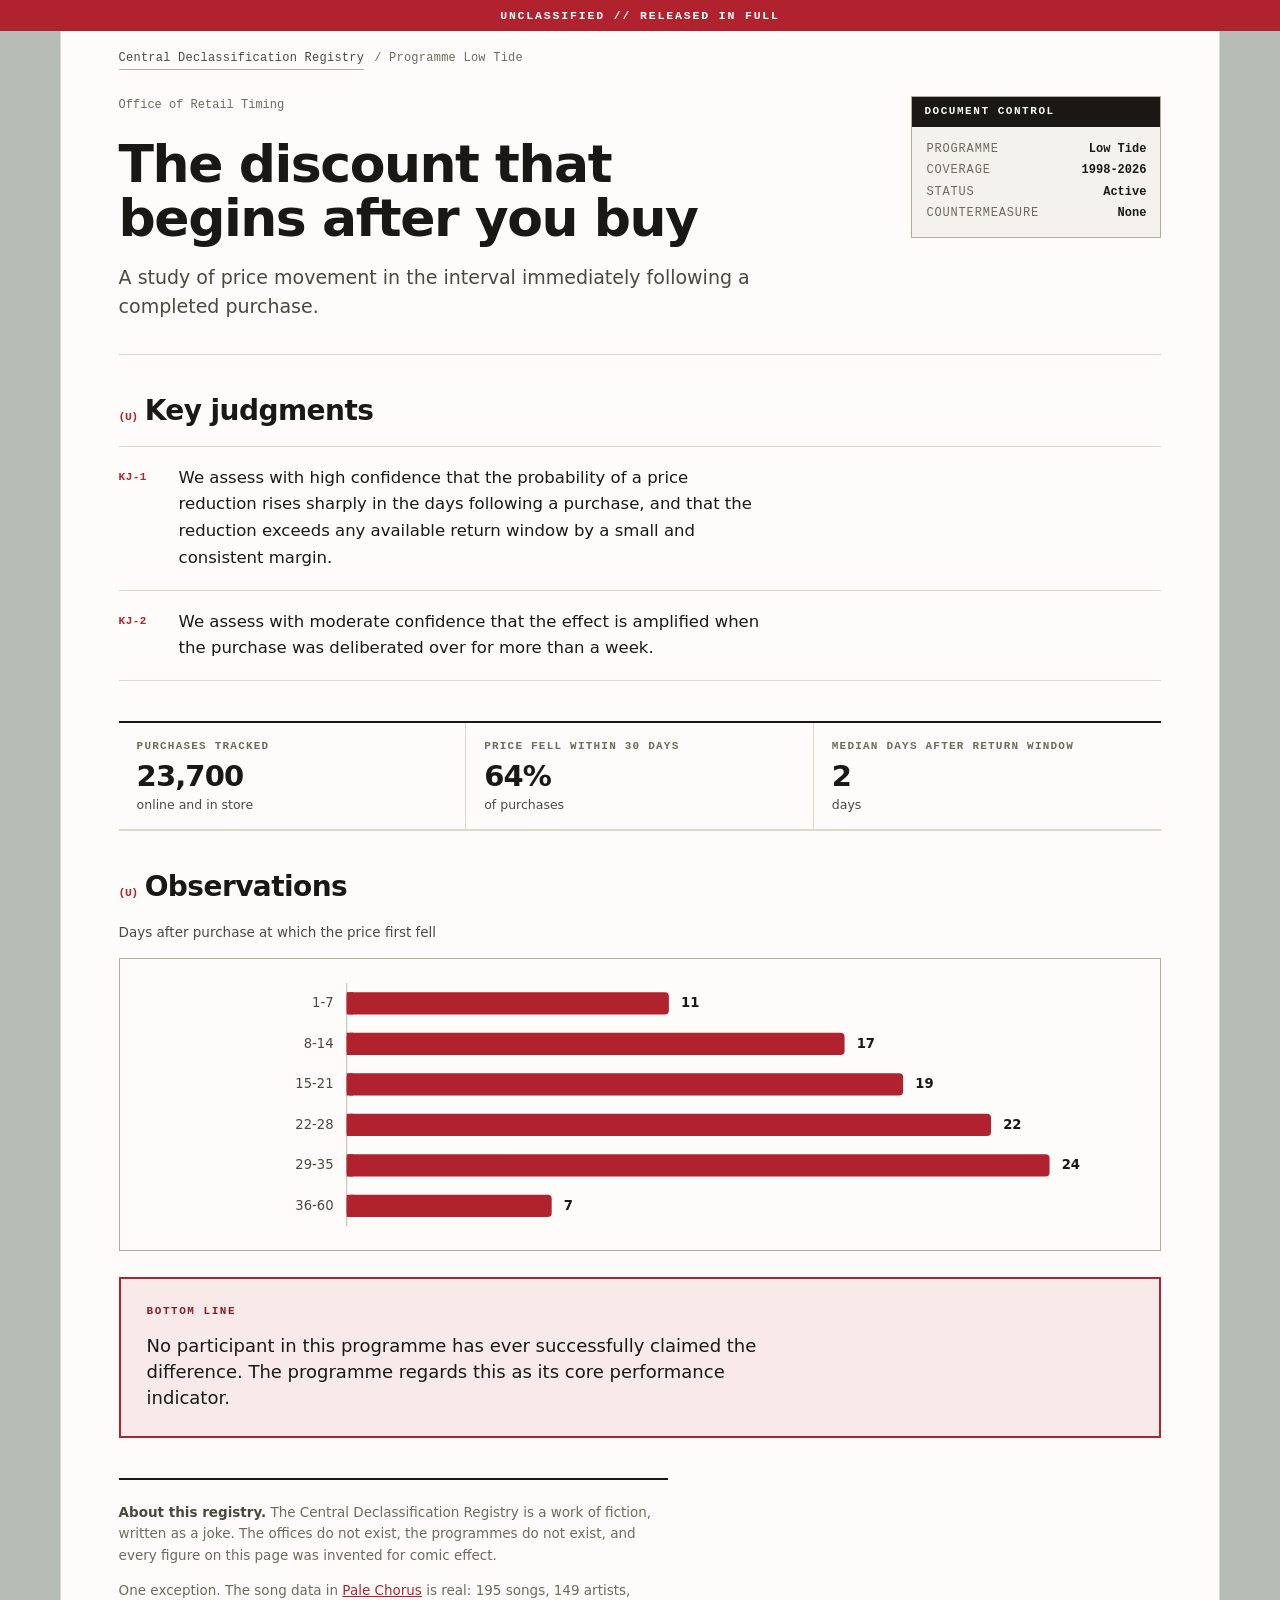
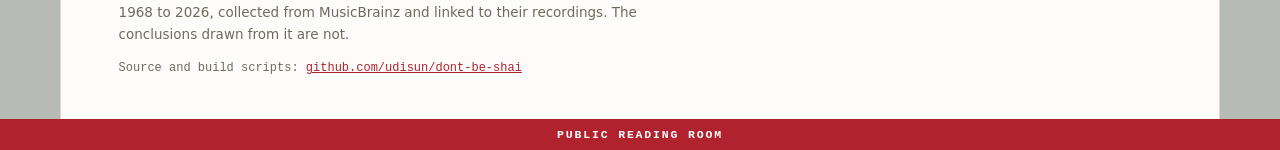
<file: site/programmes/low-tide.html>
<!doctype html>
<html lang="en">
<head>
<meta charset="utf-8">
<meta name="viewport" content="width=device-width, initial-scale=1">
<title>Programme Low Tide</title>
<meta name="description" content="A study of price movement in the interval immediately following a completed purchase.">
<link rel="stylesheet" href="../assets/site.css">
</head>
<body>
<div class="band top">Unclassified // Released in full</div>
<div class="sheet">
  <div class="pad">
    <nav class="crumb"><a href="../index.html">Central Declassification Registry</a>
      <span>Programme Low Tide</span></nav>
    <header class="dcover">
      <div>
        <div class="orig">Office of Retail Timing</div>
        <h1>The discount that begins after you buy</h1>
        <p class="sub">A study of price movement in the interval immediately following a completed purchase.</p>
      </div>
      <div class="dc">
        <div class="dc-h">Document control</div>
        <div class="dc-b"><dl>
          <div class="dc-r"><dt>Programme</dt><dd>Low Tide</dd></div>
          <div class="dc-r"><dt>Coverage</dt><dd>1998-2026</dd></div>
          <div class="dc-r"><dt>Status</dt><dd>Active</dd></div>
          <div class="dc-r"><dt>Countermeasure</dt><dd>None</dd></div>
        </dl></div>
      </div>
    </header>
  </div>
  <div class="pad"><section>
    <h2><span class="mark">(U)</span>Key judgments</h2>
    <ol class="kj">
<li><div><p>We assess with high confidence that the probability of a price reduction rises sharply in the days following a purchase, and that the reduction exceeds any available return window by a small and consistent margin.</p></div></li>
<li><div><p>We assess with moderate confidence that the effect is amplified when the purchase was deliberated over for more than a week.</p></div></li>
    </ol>
  </section></div>
  <div class="pad"><div class="stats">
<div class="stat"><div class="stat-l">Purchases tracked</div><div class="stat-v">23,700</div><div class="stat-s">online and in store</div></div>
<div class="stat"><div class="stat-l">Price fell within 30 days</div><div class="stat-v">64%</div><div class="stat-s">of purchases</div></div>
<div class="stat"><div class="stat-l">Median days after return window</div><div class="stat-v">2</div><div class="stat-s">days</div></div>
  </div></div>
  <div class="pad"><section>
    <h2><span class="mark">(U)</span>Observations</h2>
<figure class="fig"><figcaption class="fig-c">Days after purchase at which the price first fell</figcaption>
<div class="plot"><svg viewBox="0 0 1000 256" role="img" aria-label="Days after purchase at which the price first fell. 1-7, 11; 8-14, 17; 15-21, 19; 22-28, 22; 29-35, 24; 36-60, 7.">
<line x1="210" x2="210" y1="8" y2="248" stroke="var(--axis)" stroke-width="1"/>
<text x="197" y="32.0" text-anchor="end" fill="var(--ink-2)" font-family="var(--sans)" font-size="13">1-7</text>
<rect x="210" y="17.0" width="318.1" height="22" rx="4" fill="var(--accent)"/>
<rect x="210" y="17.0" width="6.0" height="22" fill="var(--accent)"/>
<text x="540.1" y="32.0" fill="var(--ink)" font-family="var(--sans)" font-size="13" font-weight="650">11</text>
<text x="197" y="72.0" text-anchor="end" fill="var(--ink-2)" font-family="var(--sans)" font-size="13">8-14</text>
<rect x="210" y="57.0" width="491.6" height="22" rx="4" fill="var(--accent)"/>
<rect x="210" y="57.0" width="6.0" height="22" fill="var(--accent)"/>
<text x="713.6" y="72.0" fill="var(--ink)" font-family="var(--sans)" font-size="13" font-weight="650">17</text>
<text x="197" y="112.0" text-anchor="end" fill="var(--ink-2)" font-family="var(--sans)" font-size="13">15-21</text>
<rect x="210" y="97.0" width="549.4" height="22" rx="4" fill="var(--accent)"/>
<rect x="210" y="97.0" width="6.0" height="22" fill="var(--accent)"/>
<text x="771.4" y="112.0" fill="var(--ink)" font-family="var(--sans)" font-size="13" font-weight="650">19</text>
<text x="197" y="152.0" text-anchor="end" fill="var(--ink-2)" font-family="var(--sans)" font-size="13">22-28</text>
<rect x="210" y="137.0" width="636.2" height="22" rx="4" fill="var(--accent)"/>
<rect x="210" y="137.0" width="6.0" height="22" fill="var(--accent)"/>
<text x="858.2" y="152.0" fill="var(--ink)" font-family="var(--sans)" font-size="13" font-weight="650">22</text>
<text x="197" y="192.0" text-anchor="end" fill="var(--ink-2)" font-family="var(--sans)" font-size="13">29-35</text>
<rect x="210" y="177.0" width="694.0" height="22" rx="4" fill="var(--accent)"/>
<rect x="210" y="177.0" width="6.0" height="22" fill="var(--accent)"/>
<text x="916.0" y="192.0" fill="var(--ink)" font-family="var(--sans)" font-size="13" font-weight="650">24</text>
<text x="197" y="232.0" text-anchor="end" fill="var(--ink-2)" font-family="var(--sans)" font-size="13">36-60</text>
<rect x="210" y="217.0" width="202.4" height="22" rx="4" fill="var(--accent)"/>
<rect x="210" y="217.0" width="6.0" height="22" fill="var(--accent)"/>
<text x="424.4" y="232.0" fill="var(--ink)" font-family="var(--sans)" font-size="13" font-weight="650">7</text>
</svg></div></figure>
    <div class="assess">
      <div class="assess-l">Bottom line</div>
      <p>No participant in this programme has ever successfully claimed the difference. The programme regards this as its core performance indicator.</p>
    </div>
  </section></div>
  <div class="pad">
    <div class="colophon">
      <p><strong>About this registry.</strong> The Central Declassification Registry is a work of
      fiction, written as a joke. The offices do not exist, the programmes do not exist, and every
      figure on this page was invented for comic effect.</p>
      <p>One exception. The song data in <a href="../programmes/pale-chorus.html">Pale Chorus</a>
      is real: 195 songs, 149 artists, 1968 to 2026, collected from MusicBrainz and linked to their
      recordings. The conclusions drawn from it are not.</p>
      <p class="src">Source and build scripts: <a href="https://github.com/udisun/dont-be-shai">github.com/udisun/dont-be-shai</a></p>
    </div>
  </div>
</div>
<div class="band">Public reading room</div>
</body>
</html>
</file>
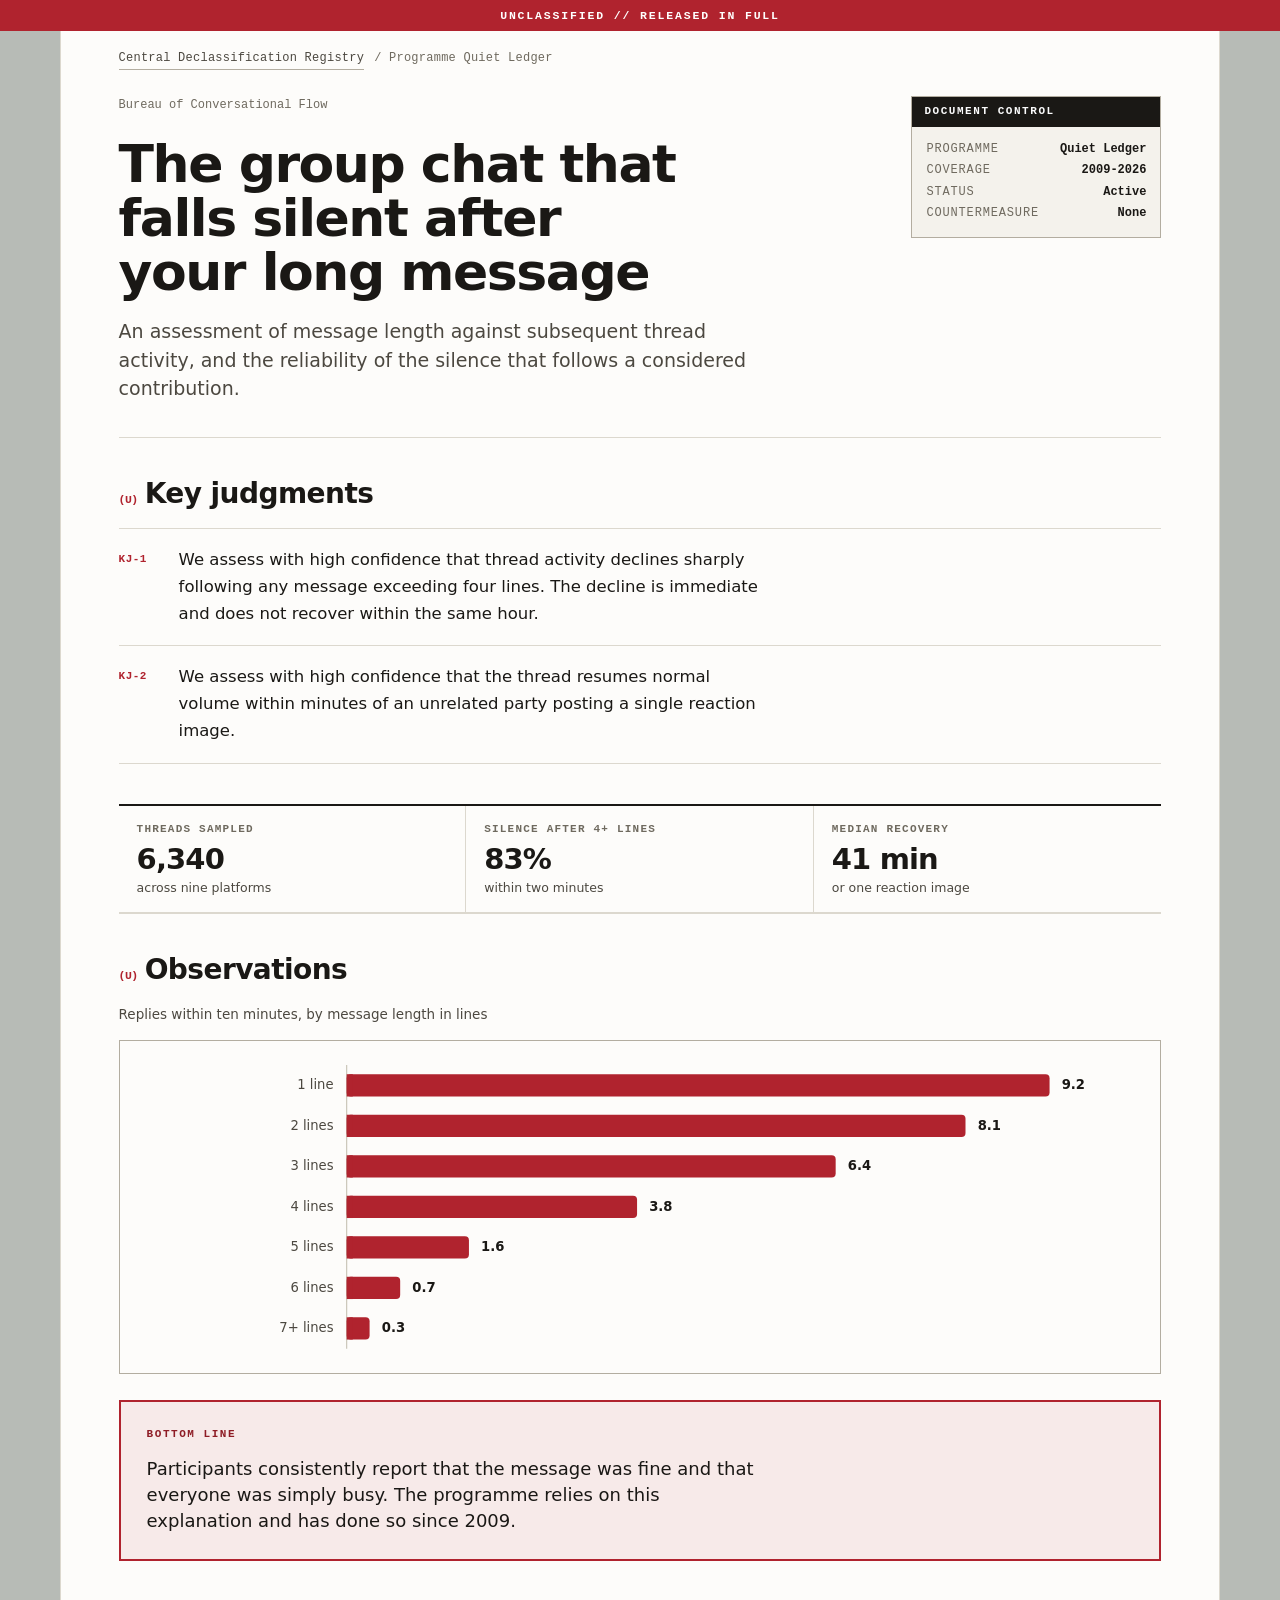
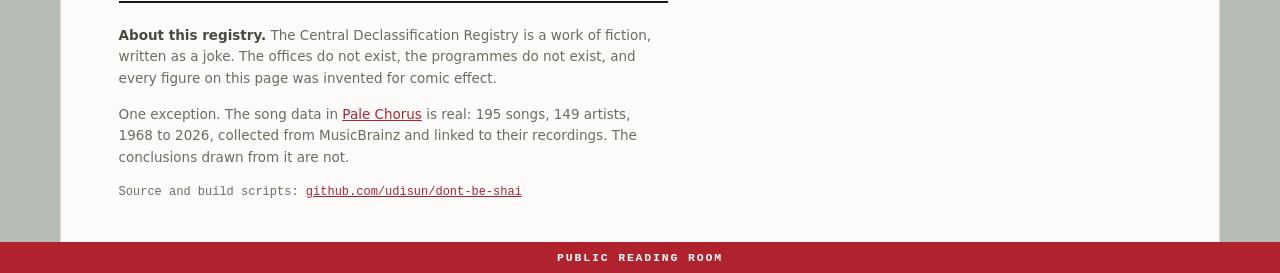
<file: site/programmes/quiet-ledger.html>
<!doctype html>
<html lang="en">
<head>
<meta charset="utf-8">
<meta name="viewport" content="width=device-width, initial-scale=1">
<title>Programme Quiet Ledger</title>
<meta name="description" content="An assessment of message length against subsequent thread activity, and the reliability of the silence that follows a considered contribution.">
<link rel="stylesheet" href="../assets/site.css">
</head>
<body>
<div class="band top">Unclassified // Released in full</div>
<div class="sheet">
  <div class="pad">
    <nav class="crumb"><a href="../index.html">Central Declassification Registry</a>
      <span>Programme Quiet Ledger</span></nav>
    <header class="dcover">
      <div>
        <div class="orig">Bureau of Conversational Flow</div>
        <h1>The group chat that falls silent after your long message</h1>
        <p class="sub">An assessment of message length against subsequent thread activity, and the reliability of the silence that follows a considered contribution.</p>
      </div>
      <div class="dc">
        <div class="dc-h">Document control</div>
        <div class="dc-b"><dl>
          <div class="dc-r"><dt>Programme</dt><dd>Quiet Ledger</dd></div>
          <div class="dc-r"><dt>Coverage</dt><dd>2009-2026</dd></div>
          <div class="dc-r"><dt>Status</dt><dd>Active</dd></div>
          <div class="dc-r"><dt>Countermeasure</dt><dd>None</dd></div>
        </dl></div>
      </div>
    </header>
  </div>
  <div class="pad"><section>
    <h2><span class="mark">(U)</span>Key judgments</h2>
    <ol class="kj">
<li><div><p>We assess with high confidence that thread activity declines sharply following any message exceeding four lines. The decline is immediate and does not recover within the same hour.</p></div></li>
<li><div><p>We assess with high confidence that the thread resumes normal volume within minutes of an unrelated party posting a single reaction image.</p></div></li>
    </ol>
  </section></div>
  <div class="pad"><div class="stats">
<div class="stat"><div class="stat-l">Threads sampled</div><div class="stat-v">6,340</div><div class="stat-s">across nine platforms</div></div>
<div class="stat"><div class="stat-l">Silence after 4+ lines</div><div class="stat-v">83%</div><div class="stat-s">within two minutes</div></div>
<div class="stat"><div class="stat-l">Median recovery</div><div class="stat-v">41 min</div><div class="stat-s">or one reaction image</div></div>
  </div></div>
  <div class="pad"><section>
    <h2><span class="mark">(U)</span>Observations</h2>
<figure class="fig"><figcaption class="fig-c">Replies within ten minutes, by message length in lines</figcaption>
<div class="plot"><svg viewBox="0 0 1000 296" role="img" aria-label="Replies within ten minutes, by message length in lines. 1 line, 9.2; 2 lines, 8.1; 3 lines, 6.4; 4 lines, 3.8; 5 lines, 1.6; 6 lines, 0.7; 7+ lines, 0.3.">
<line x1="210" x2="210" y1="8" y2="288" stroke="var(--axis)" stroke-width="1"/>
<text x="197" y="32.0" text-anchor="end" fill="var(--ink-2)" font-family="var(--sans)" font-size="13">1 line</text>
<rect x="210" y="17.0" width="694.0" height="22" rx="4" fill="var(--accent)"/>
<rect x="210" y="17.0" width="6.0" height="22" fill="var(--accent)"/>
<text x="916.0" y="32.0" fill="var(--ink)" font-family="var(--sans)" font-size="13" font-weight="650">9.2</text>
<text x="197" y="72.0" text-anchor="end" fill="var(--ink-2)" font-family="var(--sans)" font-size="13">2 lines</text>
<rect x="210" y="57.0" width="611.0" height="22" rx="4" fill="var(--accent)"/>
<rect x="210" y="57.0" width="6.0" height="22" fill="var(--accent)"/>
<text x="833.0" y="72.0" fill="var(--ink)" font-family="var(--sans)" font-size="13" font-weight="650">8.1</text>
<text x="197" y="112.0" text-anchor="end" fill="var(--ink-2)" font-family="var(--sans)" font-size="13">3 lines</text>
<rect x="210" y="97.0" width="482.8" height="22" rx="4" fill="var(--accent)"/>
<rect x="210" y="97.0" width="6.0" height="22" fill="var(--accent)"/>
<text x="704.8" y="112.0" fill="var(--ink)" font-family="var(--sans)" font-size="13" font-weight="650">6.4</text>
<text x="197" y="152.0" text-anchor="end" fill="var(--ink-2)" font-family="var(--sans)" font-size="13">4 lines</text>
<rect x="210" y="137.0" width="286.7" height="22" rx="4" fill="var(--accent)"/>
<rect x="210" y="137.0" width="6.0" height="22" fill="var(--accent)"/>
<text x="508.7" y="152.0" fill="var(--ink)" font-family="var(--sans)" font-size="13" font-weight="650">3.8</text>
<text x="197" y="192.0" text-anchor="end" fill="var(--ink-2)" font-family="var(--sans)" font-size="13">5 lines</text>
<rect x="210" y="177.0" width="120.7" height="22" rx="4" fill="var(--accent)"/>
<rect x="210" y="177.0" width="6.0" height="22" fill="var(--accent)"/>
<text x="342.7" y="192.0" fill="var(--ink)" font-family="var(--sans)" font-size="13" font-weight="650">1.6</text>
<text x="197" y="232.0" text-anchor="end" fill="var(--ink-2)" font-family="var(--sans)" font-size="13">6 lines</text>
<rect x="210" y="217.0" width="52.8" height="22" rx="4" fill="var(--accent)"/>
<rect x="210" y="217.0" width="6.0" height="22" fill="var(--accent)"/>
<text x="274.8" y="232.0" fill="var(--ink)" font-family="var(--sans)" font-size="13" font-weight="650">0.7</text>
<text x="197" y="272.0" text-anchor="end" fill="var(--ink-2)" font-family="var(--sans)" font-size="13">7+ lines</text>
<rect x="210" y="257.0" width="22.6" height="22" rx="4" fill="var(--accent)"/>
<rect x="210" y="257.0" width="6.0" height="22" fill="var(--accent)"/>
<text x="244.6" y="272.0" fill="var(--ink)" font-family="var(--sans)" font-size="13" font-weight="650">0.3</text>
</svg></div></figure>
    <div class="assess">
      <div class="assess-l">Bottom line</div>
      <p>Participants consistently report that the message was fine and that everyone was simply busy. The programme relies on this explanation and has done so since 2009.</p>
    </div>
  </section></div>
  <div class="pad">
    <div class="colophon">
      <p><strong>About this registry.</strong> The Central Declassification Registry is a work of
      fiction, written as a joke. The offices do not exist, the programmes do not exist, and every
      figure on this page was invented for comic effect.</p>
      <p>One exception. The song data in <a href="../programmes/pale-chorus.html">Pale Chorus</a>
      is real: 195 songs, 149 artists, 1968 to 2026, collected from MusicBrainz and linked to their
      recordings. The conclusions drawn from it are not.</p>
      <p class="src">Source and build scripts: <a href="https://github.com/udisun/dont-be-shai">github.com/udisun/dont-be-shai</a></p>
    </div>
  </div>
</div>
<div class="band">Public reading room</div>
</body>
</html>
</file>
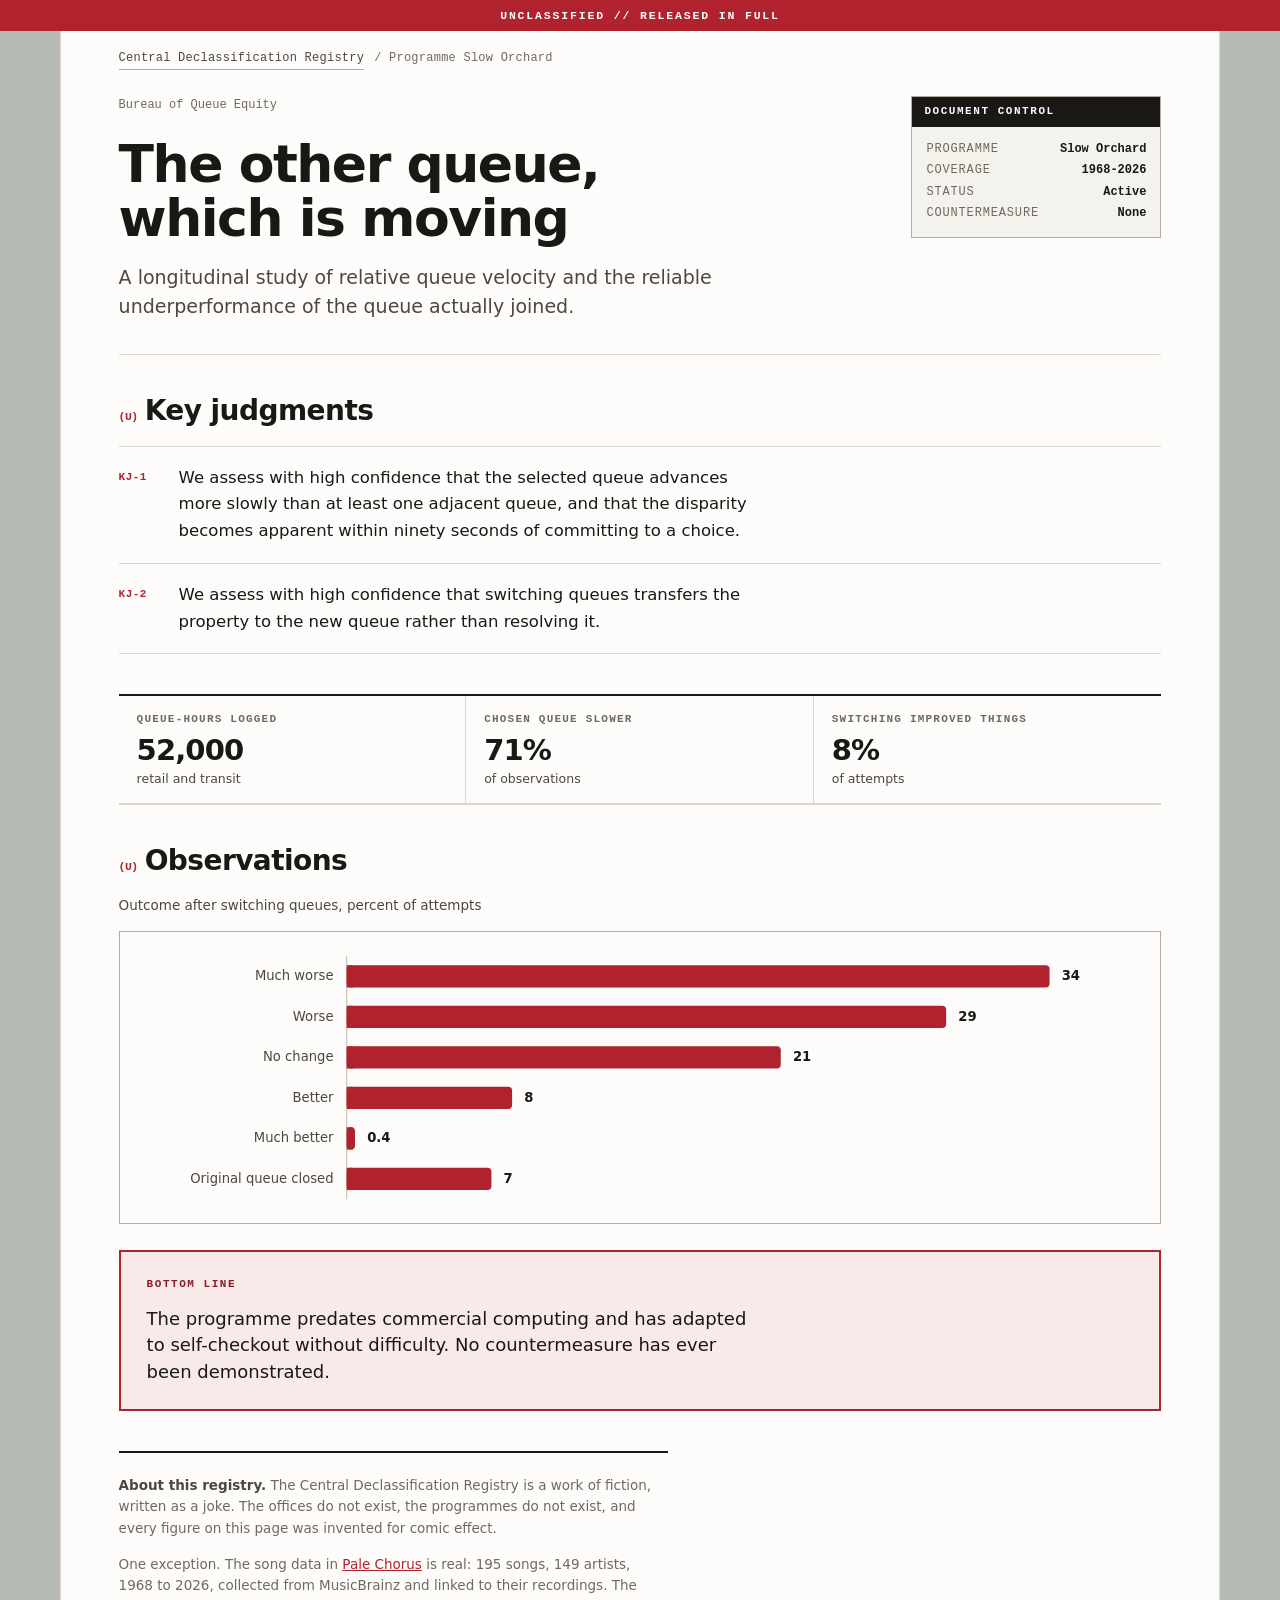
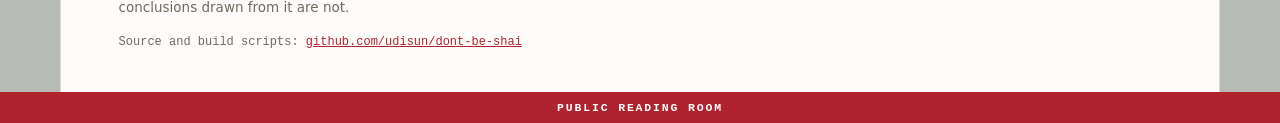
<file: site/programmes/slow-orchard.html>
<!doctype html>
<html lang="en">
<head>
<meta charset="utf-8">
<meta name="viewport" content="width=device-width, initial-scale=1">
<title>Programme Slow Orchard</title>
<meta name="description" content="A longitudinal study of relative queue velocity and the reliable underperformance of the queue actually joined.">
<link rel="stylesheet" href="../assets/site.css">
</head>
<body>
<div class="band top">Unclassified // Released in full</div>
<div class="sheet">
  <div class="pad">
    <nav class="crumb"><a href="../index.html">Central Declassification Registry</a>
      <span>Programme Slow Orchard</span></nav>
    <header class="dcover">
      <div>
        <div class="orig">Bureau of Queue Equity</div>
        <h1>The other queue, which is moving</h1>
        <p class="sub">A longitudinal study of relative queue velocity and the reliable underperformance of the queue actually joined.</p>
      </div>
      <div class="dc">
        <div class="dc-h">Document control</div>
        <div class="dc-b"><dl>
          <div class="dc-r"><dt>Programme</dt><dd>Slow Orchard</dd></div>
          <div class="dc-r"><dt>Coverage</dt><dd>1968-2026</dd></div>
          <div class="dc-r"><dt>Status</dt><dd>Active</dd></div>
          <div class="dc-r"><dt>Countermeasure</dt><dd>None</dd></div>
        </dl></div>
      </div>
    </header>
  </div>
  <div class="pad"><section>
    <h2><span class="mark">(U)</span>Key judgments</h2>
    <ol class="kj">
<li><div><p>We assess with high confidence that the selected queue advances more slowly than at least one adjacent queue, and that the disparity becomes apparent within ninety seconds of committing to a choice.</p></div></li>
<li><div><p>We assess with high confidence that switching queues transfers the property to the new queue rather than resolving it.</p></div></li>
    </ol>
  </section></div>
  <div class="pad"><div class="stats">
<div class="stat"><div class="stat-l">Queue-hours logged</div><div class="stat-v">52,000</div><div class="stat-s">retail and transit</div></div>
<div class="stat"><div class="stat-l">Chosen queue slower</div><div class="stat-v">71%</div><div class="stat-s">of observations</div></div>
<div class="stat"><div class="stat-l">Switching improved things</div><div class="stat-v">8%</div><div class="stat-s">of attempts</div></div>
  </div></div>
  <div class="pad"><section>
    <h2><span class="mark">(U)</span>Observations</h2>
<figure class="fig"><figcaption class="fig-c">Outcome after switching queues, percent of attempts</figcaption>
<div class="plot"><svg viewBox="0 0 1000 256" role="img" aria-label="Outcome after switching queues, percent of attempts. Much worse, 34; Worse, 29; No change, 21; Better, 8; Much better, 0.4; Original queue closed, 7.">
<line x1="210" x2="210" y1="8" y2="248" stroke="var(--axis)" stroke-width="1"/>
<text x="197" y="32.0" text-anchor="end" fill="var(--ink-2)" font-family="var(--sans)" font-size="13">Much worse</text>
<rect x="210" y="17.0" width="694.0" height="22" rx="4" fill="var(--accent)"/>
<rect x="210" y="17.0" width="6.0" height="22" fill="var(--accent)"/>
<text x="916.0" y="32.0" fill="var(--ink)" font-family="var(--sans)" font-size="13" font-weight="650">34</text>
<text x="197" y="72.0" text-anchor="end" fill="var(--ink-2)" font-family="var(--sans)" font-size="13">Worse</text>
<rect x="210" y="57.0" width="591.9" height="22" rx="4" fill="var(--accent)"/>
<rect x="210" y="57.0" width="6.0" height="22" fill="var(--accent)"/>
<text x="813.9" y="72.0" fill="var(--ink)" font-family="var(--sans)" font-size="13" font-weight="650">29</text>
<text x="197" y="112.0" text-anchor="end" fill="var(--ink-2)" font-family="var(--sans)" font-size="13">No change</text>
<rect x="210" y="97.0" width="428.6" height="22" rx="4" fill="var(--accent)"/>
<rect x="210" y="97.0" width="6.0" height="22" fill="var(--accent)"/>
<text x="650.6" y="112.0" fill="var(--ink)" font-family="var(--sans)" font-size="13" font-weight="650">21</text>
<text x="197" y="152.0" text-anchor="end" fill="var(--ink-2)" font-family="var(--sans)" font-size="13">Better</text>
<rect x="210" y="137.0" width="163.3" height="22" rx="4" fill="var(--accent)"/>
<rect x="210" y="137.0" width="6.0" height="22" fill="var(--accent)"/>
<text x="385.3" y="152.0" fill="var(--ink)" font-family="var(--sans)" font-size="13" font-weight="650">8</text>
<text x="197" y="192.0" text-anchor="end" fill="var(--ink-2)" font-family="var(--sans)" font-size="13">Much better</text>
<rect x="210" y="177.0" width="8.2" height="22" rx="4" fill="var(--accent)"/>
<rect x="210" y="177.0" width="6.0" height="22" fill="var(--accent)"/>
<text x="230.2" y="192.0" fill="var(--ink)" font-family="var(--sans)" font-size="13" font-weight="650">0.4</text>
<text x="197" y="232.0" text-anchor="end" fill="var(--ink-2)" font-family="var(--sans)" font-size="13">Original queue closed</text>
<rect x="210" y="217.0" width="142.9" height="22" rx="4" fill="var(--accent)"/>
<rect x="210" y="217.0" width="6.0" height="22" fill="var(--accent)"/>
<text x="364.9" y="232.0" fill="var(--ink)" font-family="var(--sans)" font-size="13" font-weight="650">7</text>
</svg></div></figure>
    <div class="assess">
      <div class="assess-l">Bottom line</div>
      <p>The programme predates commercial computing and has adapted to self-checkout without difficulty. No countermeasure has ever been demonstrated.</p>
    </div>
  </section></div>
  <div class="pad">
    <div class="colophon">
      <p><strong>About this registry.</strong> The Central Declassification Registry is a work of
      fiction, written as a joke. The offices do not exist, the programmes do not exist, and every
      figure on this page was invented for comic effect.</p>
      <p>One exception. The song data in <a href="../programmes/pale-chorus.html">Pale Chorus</a>
      is real: 195 songs, 149 artists, 1968 to 2026, collected from MusicBrainz and linked to their
      recordings. The conclusions drawn from it are not.</p>
      <p class="src">Source and build scripts: <a href="https://github.com/udisun/dont-be-shai">github.com/udisun/dont-be-shai</a></p>
    </div>
  </div>
</div>
<div class="band">Public reading room</div>
</body>
</html>
</file>
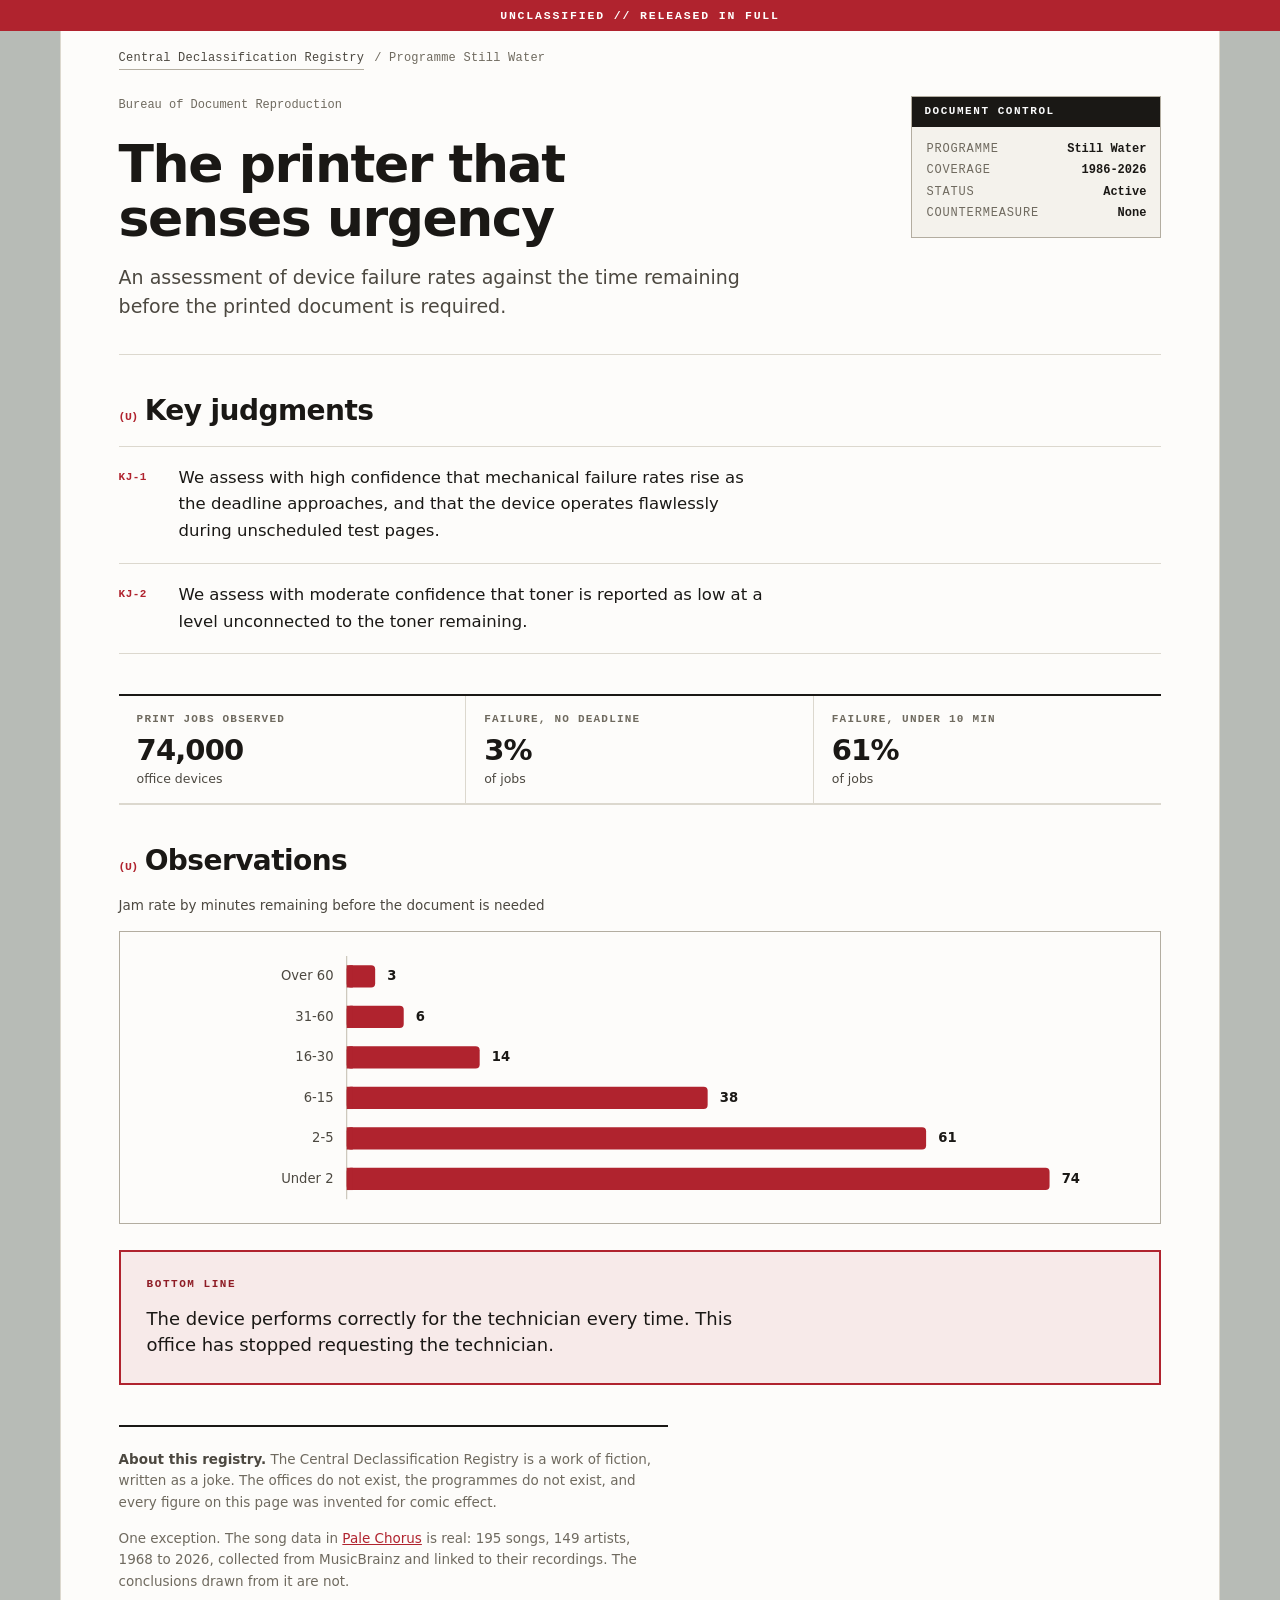
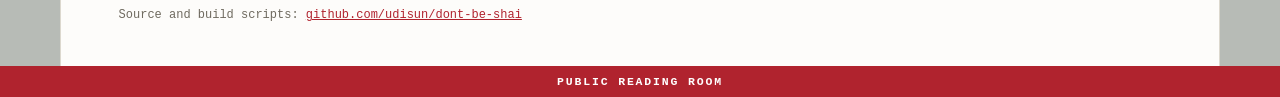
<file: site/programmes/still-water.html>
<!doctype html>
<html lang="en">
<head>
<meta charset="utf-8">
<meta name="viewport" content="width=device-width, initial-scale=1">
<title>Programme Still Water</title>
<meta name="description" content="An assessment of device failure rates against the time remaining before the printed document is required.">
<link rel="stylesheet" href="../assets/site.css">
</head>
<body>
<div class="band top">Unclassified // Released in full</div>
<div class="sheet">
  <div class="pad">
    <nav class="crumb"><a href="../index.html">Central Declassification Registry</a>
      <span>Programme Still Water</span></nav>
    <header class="dcover">
      <div>
        <div class="orig">Bureau of Document Reproduction</div>
        <h1>The printer that senses urgency</h1>
        <p class="sub">An assessment of device failure rates against the time remaining before the printed document is required.</p>
      </div>
      <div class="dc">
        <div class="dc-h">Document control</div>
        <div class="dc-b"><dl>
          <div class="dc-r"><dt>Programme</dt><dd>Still Water</dd></div>
          <div class="dc-r"><dt>Coverage</dt><dd>1986-2026</dd></div>
          <div class="dc-r"><dt>Status</dt><dd>Active</dd></div>
          <div class="dc-r"><dt>Countermeasure</dt><dd>None</dd></div>
        </dl></div>
      </div>
    </header>
  </div>
  <div class="pad"><section>
    <h2><span class="mark">(U)</span>Key judgments</h2>
    <ol class="kj">
<li><div><p>We assess with high confidence that mechanical failure rates rise as the deadline approaches, and that the device operates flawlessly during unscheduled test pages.</p></div></li>
<li><div><p>We assess with moderate confidence that toner is reported as low at a level unconnected to the toner remaining.</p></div></li>
    </ol>
  </section></div>
  <div class="pad"><div class="stats">
<div class="stat"><div class="stat-l">Print jobs observed</div><div class="stat-v">74,000</div><div class="stat-s">office devices</div></div>
<div class="stat"><div class="stat-l">Failure, no deadline</div><div class="stat-v">3%</div><div class="stat-s">of jobs</div></div>
<div class="stat"><div class="stat-l">Failure, under 10 min</div><div class="stat-v">61%</div><div class="stat-s">of jobs</div></div>
  </div></div>
  <div class="pad"><section>
    <h2><span class="mark">(U)</span>Observations</h2>
<figure class="fig"><figcaption class="fig-c">Jam rate by minutes remaining before the document is needed</figcaption>
<div class="plot"><svg viewBox="0 0 1000 256" role="img" aria-label="Jam rate by minutes remaining before the document is needed. Over 60, 3; 31-60, 6; 16-30, 14; 6-15, 38; 2-5, 61; Under 2, 74.">
<line x1="210" x2="210" y1="8" y2="248" stroke="var(--axis)" stroke-width="1"/>
<text x="197" y="32.0" text-anchor="end" fill="var(--ink-2)" font-family="var(--sans)" font-size="13">Over 60</text>
<rect x="210" y="17.0" width="28.1" height="22" rx="4" fill="var(--accent)"/>
<rect x="210" y="17.0" width="6.0" height="22" fill="var(--accent)"/>
<text x="250.1" y="32.0" fill="var(--ink)" font-family="var(--sans)" font-size="13" font-weight="650">3</text>
<text x="197" y="72.0" text-anchor="end" fill="var(--ink-2)" font-family="var(--sans)" font-size="13">31-60</text>
<rect x="210" y="57.0" width="56.3" height="22" rx="4" fill="var(--accent)"/>
<rect x="210" y="57.0" width="6.0" height="22" fill="var(--accent)"/>
<text x="278.3" y="72.0" fill="var(--ink)" font-family="var(--sans)" font-size="13" font-weight="650">6</text>
<text x="197" y="112.0" text-anchor="end" fill="var(--ink-2)" font-family="var(--sans)" font-size="13">16-30</text>
<rect x="210" y="97.0" width="131.3" height="22" rx="4" fill="var(--accent)"/>
<rect x="210" y="97.0" width="6.0" height="22" fill="var(--accent)"/>
<text x="353.3" y="112.0" fill="var(--ink)" font-family="var(--sans)" font-size="13" font-weight="650">14</text>
<text x="197" y="152.0" text-anchor="end" fill="var(--ink-2)" font-family="var(--sans)" font-size="13">6-15</text>
<rect x="210" y="137.0" width="356.4" height="22" rx="4" fill="var(--accent)"/>
<rect x="210" y="137.0" width="6.0" height="22" fill="var(--accent)"/>
<text x="578.4" y="152.0" fill="var(--ink)" font-family="var(--sans)" font-size="13" font-weight="650">38</text>
<text x="197" y="192.0" text-anchor="end" fill="var(--ink-2)" font-family="var(--sans)" font-size="13">2-5</text>
<rect x="210" y="177.0" width="572.1" height="22" rx="4" fill="var(--accent)"/>
<rect x="210" y="177.0" width="6.0" height="22" fill="var(--accent)"/>
<text x="794.1" y="192.0" fill="var(--ink)" font-family="var(--sans)" font-size="13" font-weight="650">61</text>
<text x="197" y="232.0" text-anchor="end" fill="var(--ink-2)" font-family="var(--sans)" font-size="13">Under 2</text>
<rect x="210" y="217.0" width="694.0" height="22" rx="4" fill="var(--accent)"/>
<rect x="210" y="217.0" width="6.0" height="22" fill="var(--accent)"/>
<text x="916.0" y="232.0" fill="var(--ink)" font-family="var(--sans)" font-size="13" font-weight="650">74</text>
</svg></div></figure>
    <div class="assess">
      <div class="assess-l">Bottom line</div>
      <p>The device performs correctly for the technician every time. This office has stopped requesting the technician.</p>
    </div>
  </section></div>
  <div class="pad">
    <div class="colophon">
      <p><strong>About this registry.</strong> The Central Declassification Registry is a work of
      fiction, written as a joke. The offices do not exist, the programmes do not exist, and every
      figure on this page was invented for comic effect.</p>
      <p>One exception. The song data in <a href="../programmes/pale-chorus.html">Pale Chorus</a>
      is real: 195 songs, 149 artists, 1968 to 2026, collected from MusicBrainz and linked to their
      recordings. The conclusions drawn from it are not.</p>
      <p class="src">Source and build scripts: <a href="https://github.com/udisun/dont-be-shai">github.com/udisun/dont-be-shai</a></p>
    </div>
  </div>
</div>
<div class="band">Public reading room</div>
</body>
</html>
</file>
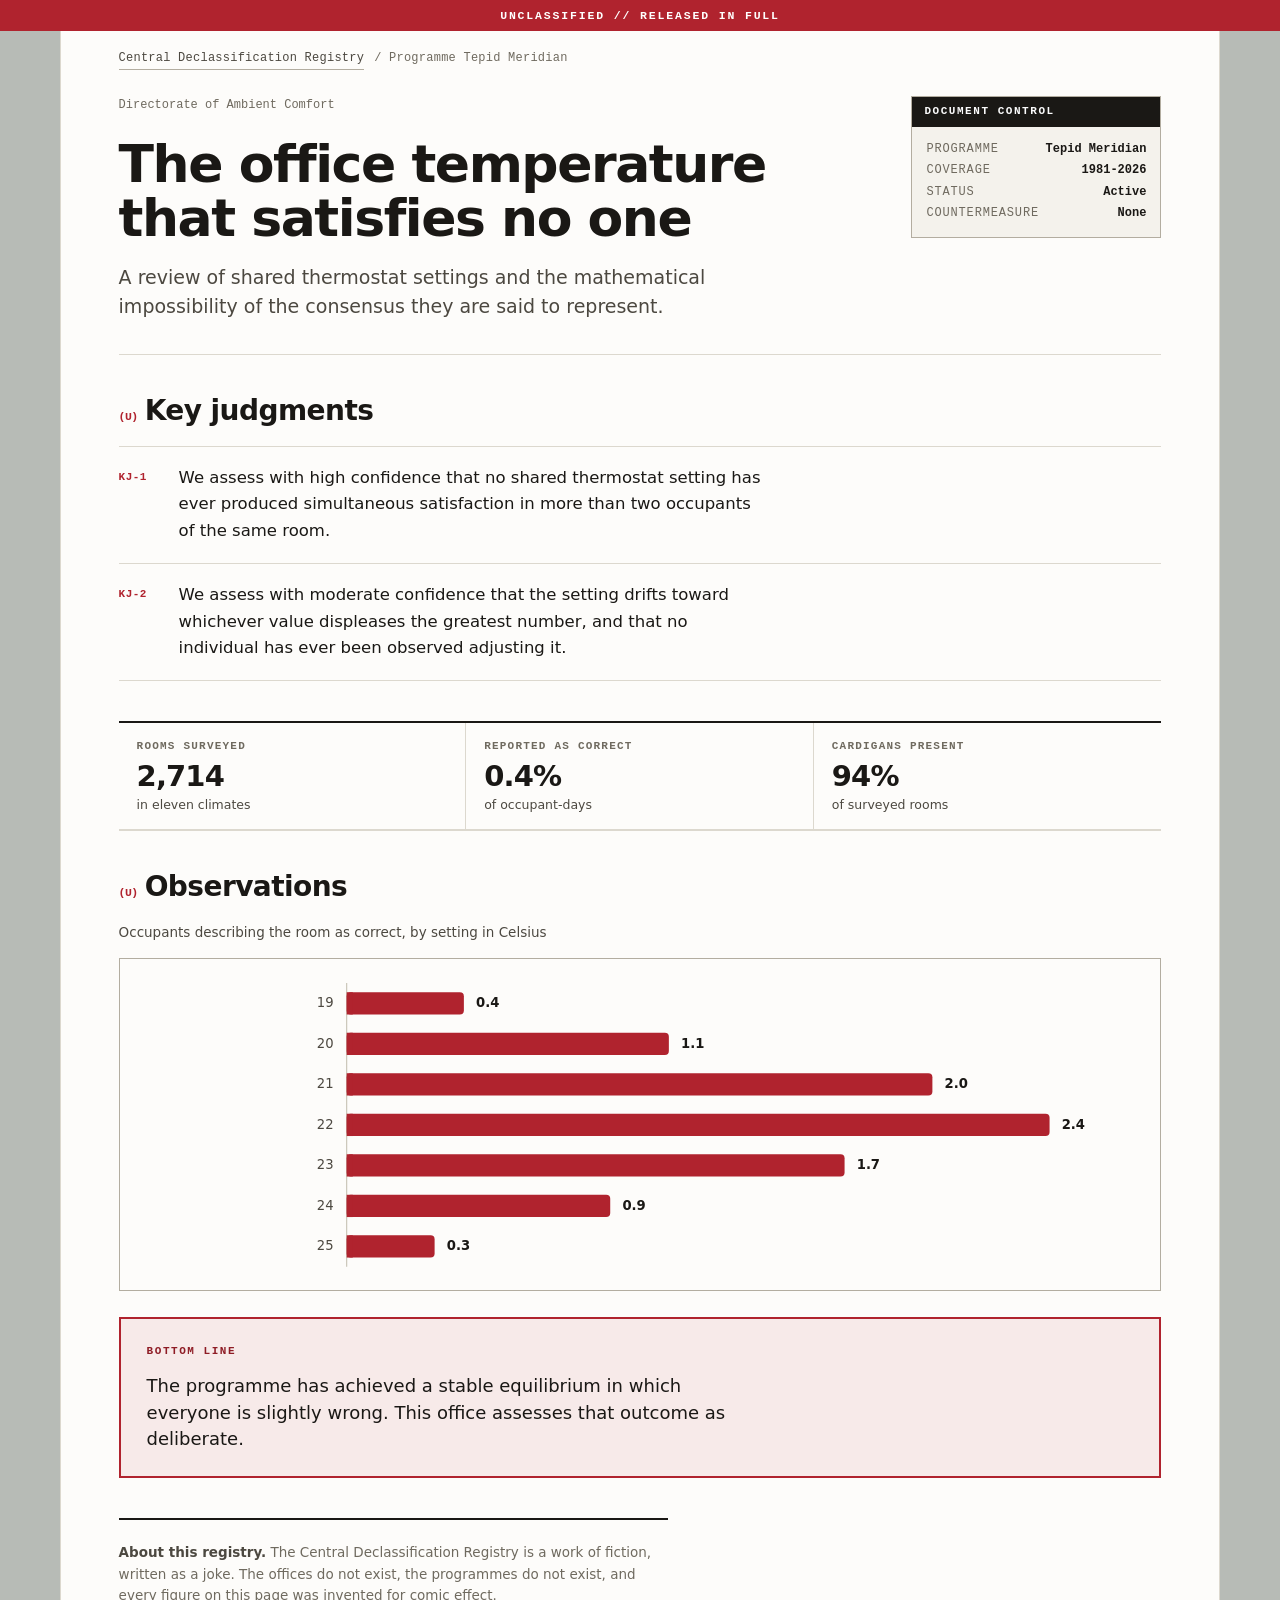
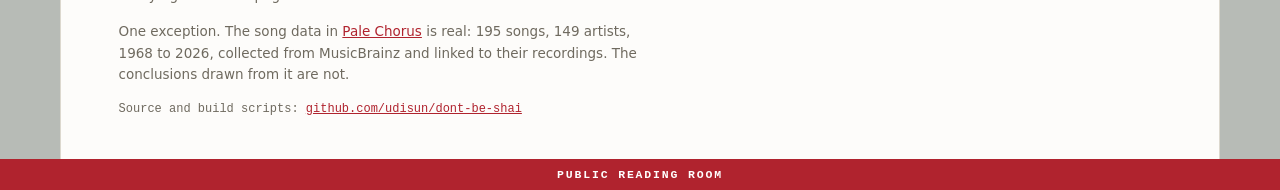
<file: site/programmes/tepid-meridian.html>
<!doctype html>
<html lang="en">
<head>
<meta charset="utf-8">
<meta name="viewport" content="width=device-width, initial-scale=1">
<title>Programme Tepid Meridian</title>
<meta name="description" content="A review of shared thermostat settings and the mathematical impossibility of the consensus they are said to represent.">
<link rel="stylesheet" href="../assets/site.css">
</head>
<body>
<div class="band top">Unclassified // Released in full</div>
<div class="sheet">
  <div class="pad">
    <nav class="crumb"><a href="../index.html">Central Declassification Registry</a>
      <span>Programme Tepid Meridian</span></nav>
    <header class="dcover">
      <div>
        <div class="orig">Directorate of Ambient Comfort</div>
        <h1>The office temperature that satisfies no one</h1>
        <p class="sub">A review of shared thermostat settings and the mathematical impossibility of the consensus they are said to represent.</p>
      </div>
      <div class="dc">
        <div class="dc-h">Document control</div>
        <div class="dc-b"><dl>
          <div class="dc-r"><dt>Programme</dt><dd>Tepid Meridian</dd></div>
          <div class="dc-r"><dt>Coverage</dt><dd>1981-2026</dd></div>
          <div class="dc-r"><dt>Status</dt><dd>Active</dd></div>
          <div class="dc-r"><dt>Countermeasure</dt><dd>None</dd></div>
        </dl></div>
      </div>
    </header>
  </div>
  <div class="pad"><section>
    <h2><span class="mark">(U)</span>Key judgments</h2>
    <ol class="kj">
<li><div><p>We assess with high confidence that no shared thermostat setting has ever produced simultaneous satisfaction in more than two occupants of the same room.</p></div></li>
<li><div><p>We assess with moderate confidence that the setting drifts toward whichever value displeases the greatest number, and that no individual has ever been observed adjusting it.</p></div></li>
    </ol>
  </section></div>
  <div class="pad"><div class="stats">
<div class="stat"><div class="stat-l">Rooms surveyed</div><div class="stat-v">2,714</div><div class="stat-s">in eleven climates</div></div>
<div class="stat"><div class="stat-l">Reported as correct</div><div class="stat-v">0.4%</div><div class="stat-s">of occupant-days</div></div>
<div class="stat"><div class="stat-l">Cardigans present</div><div class="stat-v">94%</div><div class="stat-s">of surveyed rooms</div></div>
  </div></div>
  <div class="pad"><section>
    <h2><span class="mark">(U)</span>Observations</h2>
<figure class="fig"><figcaption class="fig-c">Occupants describing the room as correct, by setting in Celsius</figcaption>
<div class="plot"><svg viewBox="0 0 1000 296" role="img" aria-label="Occupants describing the room as correct, by setting in Celsius. 19, 0.4; 20, 1.1; 21, 2.0; 22, 2.4; 23, 1.7; 24, 0.9; 25, 0.3.">
<line x1="210" x2="210" y1="8" y2="288" stroke="var(--axis)" stroke-width="1"/>
<text x="197" y="32.0" text-anchor="end" fill="var(--ink-2)" font-family="var(--sans)" font-size="13">19</text>
<rect x="210" y="17.0" width="115.7" height="22" rx="4" fill="var(--accent)"/>
<rect x="210" y="17.0" width="6.0" height="22" fill="var(--accent)"/>
<text x="337.7" y="32.0" fill="var(--ink)" font-family="var(--sans)" font-size="13" font-weight="650">0.4</text>
<text x="197" y="72.0" text-anchor="end" fill="var(--ink-2)" font-family="var(--sans)" font-size="13">20</text>
<rect x="210" y="57.0" width="318.1" height="22" rx="4" fill="var(--accent)"/>
<rect x="210" y="57.0" width="6.0" height="22" fill="var(--accent)"/>
<text x="540.1" y="72.0" fill="var(--ink)" font-family="var(--sans)" font-size="13" font-weight="650">1.1</text>
<text x="197" y="112.0" text-anchor="end" fill="var(--ink-2)" font-family="var(--sans)" font-size="13">21</text>
<rect x="210" y="97.0" width="578.3" height="22" rx="4" fill="var(--accent)"/>
<rect x="210" y="97.0" width="6.0" height="22" fill="var(--accent)"/>
<text x="800.3" y="112.0" fill="var(--ink)" font-family="var(--sans)" font-size="13" font-weight="650">2.0</text>
<text x="197" y="152.0" text-anchor="end" fill="var(--ink-2)" font-family="var(--sans)" font-size="13">22</text>
<rect x="210" y="137.0" width="694.0" height="22" rx="4" fill="var(--accent)"/>
<rect x="210" y="137.0" width="6.0" height="22" fill="var(--accent)"/>
<text x="916.0" y="152.0" fill="var(--ink)" font-family="var(--sans)" font-size="13" font-weight="650">2.4</text>
<text x="197" y="192.0" text-anchor="end" fill="var(--ink-2)" font-family="var(--sans)" font-size="13">23</text>
<rect x="210" y="177.0" width="491.6" height="22" rx="4" fill="var(--accent)"/>
<rect x="210" y="177.0" width="6.0" height="22" fill="var(--accent)"/>
<text x="713.6" y="192.0" fill="var(--ink)" font-family="var(--sans)" font-size="13" font-weight="650">1.7</text>
<text x="197" y="232.0" text-anchor="end" fill="var(--ink-2)" font-family="var(--sans)" font-size="13">24</text>
<rect x="210" y="217.0" width="260.2" height="22" rx="4" fill="var(--accent)"/>
<rect x="210" y="217.0" width="6.0" height="22" fill="var(--accent)"/>
<text x="482.2" y="232.0" fill="var(--ink)" font-family="var(--sans)" font-size="13" font-weight="650">0.9</text>
<text x="197" y="272.0" text-anchor="end" fill="var(--ink-2)" font-family="var(--sans)" font-size="13">25</text>
<rect x="210" y="257.0" width="86.8" height="22" rx="4" fill="var(--accent)"/>
<rect x="210" y="257.0" width="6.0" height="22" fill="var(--accent)"/>
<text x="308.8" y="272.0" fill="var(--ink)" font-family="var(--sans)" font-size="13" font-weight="650">0.3</text>
</svg></div></figure>
    <div class="assess">
      <div class="assess-l">Bottom line</div>
      <p>The programme has achieved a stable equilibrium in which everyone is slightly wrong. This office assesses that outcome as deliberate.</p>
    </div>
  </section></div>
  <div class="pad">
    <div class="colophon">
      <p><strong>About this registry.</strong> The Central Declassification Registry is a work of
      fiction, written as a joke. The offices do not exist, the programmes do not exist, and every
      figure on this page was invented for comic effect.</p>
      <p>One exception. The song data in <a href="../programmes/pale-chorus.html">Pale Chorus</a>
      is real: 195 songs, 149 artists, 1968 to 2026, collected from MusicBrainz and linked to their
      recordings. The conclusions drawn from it are not.</p>
      <p class="src">Source and build scripts: <a href="https://github.com/udisun/dont-be-shai">github.com/udisun/dont-be-shai</a></p>
    </div>
  </div>
</div>
<div class="band">Public reading room</div>
</body>
</html>
</file>
<file: site/assets/site.css>
:root{
  color-scheme: light;
  --plane:#b7bbb6;
  --surface:#fdfcfa;
  --surface-2:#f4f2ec;
  --ink:#1a1815;
  --ink-2:#4c4840;
  --muted:#6f6a5f;
  --rule:#dcd8ce;
  --rule-strong:#b3ada0;
  --grid:#e6e2d9;
  --axis:#c2bcae;
  --accent:#b0232e;
  --accent-ink:#8e1c25;
  --accent-wash:rgba(176,35,46,.08);
  --redact:#1a1815;
  --band-fg:#ffffff;
  --dc-bg:#1a1815;
  --dc-fg:#fbfbfc;
  --sans:ui-sans-serif,system-ui,-apple-system,"Segoe UI","Helvetica Neue",sans-serif;
  --mono:"Courier New",ui-monospace,SFMono-Regular,Menlo,Consolas,monospace;
}

*{box-sizing:border-box}
html{-webkit-text-size-adjust:100%}
body{
  margin:0;
  background:var(--plane);
  color:var(--ink);
  font-family:var(--sans);
  font-size:16.5px;
  line-height:1.62;
  -webkit-font-smoothing:antialiased;
}
p{margin:0 0 1.05em}
strong{font-weight:650}

/* ============ classification banner ============ */
.band{
  background:var(--accent);
  color:var(--band-fg);
  font-family:var(--mono);
  font-size:11.5px;
  font-weight:700;
  letter-spacing:.16em;
  text-transform:uppercase;
  text-align:center;
  padding:7px 16px;
  line-height:1.5;
}
.band.top{position:sticky;top:0;z-index:20}

/* ============ page frame ============ */
.sheet{
  max-width:1160px;
  margin:0 auto;
  background:var(--surface);
  border-left:1px solid var(--rule);
  border-right:1px solid var(--rule);
}
.pad{padding:0 clamp(20px,4.5vw,64px)}
.col{max-width:54ch}

/* ---------- shared document furniture ---------- */
*{box-sizing:border-box}
html{-webkit-text-size-adjust:100%}
body{margin:0;background:var(--plane);color:var(--ink);font-family:var(--sans);
  font-size:16.5px;line-height:1.62;-webkit-font-smoothing:antialiased}
p{margin:0 0 1.05em}
a{color:var(--accent)}
.pad{padding:0 clamp(20px,4.5vw,64px)}
h1{font-family:var(--sans);font-weight:800;font-size:clamp(30px,5vw,52px);line-height:1.04;
  letter-spacing:-.028em;margin:0 0 18px;text-wrap:balance;max-width:20ch}
h2{font-family:var(--sans);font-weight:750;font-size:clamp(21px,2.9vw,28px);line-height:1.16;
  letter-spacing:-.02em;margin:0 0 18px;text-wrap:balance}
.sub{font-size:clamp(16.5px,2vw,19px);line-height:1.5;color:var(--ink-2);max-width:54ch;margin:0}
.mark{font-family:var(--mono);font-size:11.5px;font-weight:700;color:var(--accent);margin-right:7px}
section{border-top:1px solid var(--rule);padding:40px 0}

/* ---------- registry masthead ---------- */
.mast{padding:44px 0 34px}
.mast-l{font-family:var(--mono);font-size:11.5px;font-weight:700;letter-spacing:.22em;
  text-transform:uppercase;color:var(--accent);margin-bottom:20px}

/* ---------- featured ---------- */
.feature{display:block;text-decoration:none;color:inherit;border:2px solid var(--ink);
  padding:26px 28px;background:var(--surface-2)}
.feature:hover,.feature:focus-visible{border-color:var(--accent);background:var(--accent-wash)}
.feature:focus-visible{outline:2px solid var(--accent);outline-offset:3px}
.f-l{font-family:var(--mono);font-size:11px;font-weight:700;letter-spacing:.14em;
  text-transform:uppercase;color:var(--muted);margin-bottom:16px}
.f-grid{display:grid;grid-template-columns:auto minmax(0,1fr);gap:0 30px;align-items:start}
.f-num{font-weight:800;font-size:clamp(56px,10vw,104px);line-height:.84;letter-spacing:-.05em;
  color:var(--accent)}
.f-prog{font-family:var(--mono);font-size:11.5px;font-weight:700;letter-spacing:.2em;
  text-transform:uppercase;color:var(--accent);margin-bottom:8px}
.f-title{font-size:clamp(21px,3vw,31px);font-weight:750;letter-spacing:-.02em;line-height:1.14;
  margin:0 0 10px;max-width:22ch}
.f-deck{font-size:16px;color:var(--ink-2);max-width:56ch;margin:0 0 14px}
.f-cta{font-family:var(--mono);font-size:11.5px;font-weight:700;letter-spacing:.1em;
  text-transform:uppercase;color:var(--accent);border-bottom:1px solid var(--accent);padding-bottom:2px}

/* ---------- programme rows ---------- */
.rows{border-top:2px solid var(--ink)}
.row{display:grid;grid-template-columns:150px minmax(0,1fr) 230px 96px;gap:0 20px;
  padding:15px 0;border-bottom:1px solid var(--rule);text-decoration:none;color:inherit;
  align-items:baseline}
.row:hover,.row:focus-visible{background:var(--accent-wash)}
.row:focus-visible{outline:2px solid var(--accent);outline-offset:-2px}
.r-name{font-family:var(--mono);font-size:12.5px;font-weight:700;color:var(--accent);
  letter-spacing:.06em;text-transform:uppercase}
.r-title{font-size:15.5px;font-weight:600;letter-spacing:-.01em}
.r-office{font-size:13px;color:var(--muted)}
.r-years{font-family:var(--mono);font-size:12px;color:var(--muted);text-align:right;
  font-variant-numeric:tabular-nums}

/* ---------- dossier ---------- */
.crumb{font-family:var(--mono);font-size:12px;letter-spacing:.02em;
  padding:18px 0 0;color:var(--muted);display:flex;gap:10px;flex-wrap:wrap}
.crumb a{color:var(--ink-2);text-decoration:none;border-bottom:1px solid var(--rule-strong)}
.crumb a:hover{color:var(--accent);border-bottom-color:var(--accent)}
.crumb span::before{content:"/ "}
.dcover{padding:26px 0 34px;display:grid;grid-template-columns:minmax(0,1fr) minmax(200px,250px);
  gap:32px 44px;align-items:start}
.orig{font-family:var(--mono);font-size:12px;
  color:var(--muted);margin-bottom:22px}
.prog{font-family:var(--mono);font-size:12.5px;font-weight:700;letter-spacing:.24em;
  text-transform:uppercase;color:var(--accent);margin-bottom:14px}
.dc{border:1px solid var(--rule-strong);background:var(--surface-2)}
.dc-h{font-family:var(--mono);font-size:11px;font-weight:700;letter-spacing:.14em;
  text-transform:uppercase;color:var(--dc-fg);background:var(--dc-bg);padding:6px 12px}
.dc-b{padding:12px 14px}
dl{margin:0}
.dc-r{display:flex;justify-content:space-between;gap:14px;font-family:var(--mono);
  font-size:12px;line-height:1.8}
.dc-r dt{color:var(--muted);text-transform:uppercase;letter-spacing:.07em;margin:0}
.dc-r dd{margin:0;color:var(--ink);text-align:right;font-weight:700}

.kj{list-style:none;margin:0;padding:0;counter-reset:kj}
.kj > li{counter-increment:kj;display:grid;grid-template-columns:44px minmax(0,1fr);gap:0 16px;
  padding:18px 0;border-bottom:1px solid var(--rule)}
.kj > li:first-child{border-top:1px solid var(--rule)}
.kj > li::before{content:"KJ-" counter(kj);font-family:var(--mono);font-size:11px;font-weight:700;
  color:var(--accent);letter-spacing:.04em;padding-top:4px}
.kj p{margin:0;max-width:56ch}

.stats{display:grid;grid-template-columns:repeat(auto-fit,minmax(170px,1fr));
  border-top:2px solid var(--ink);border-bottom:1px solid var(--rule)}
.stat{padding:16px 18px 15px;border-right:1px solid var(--rule)}
.stat:last-child{border-right:0}
.stat-l{font-family:var(--mono);font-size:11px;font-weight:700;letter-spacing:.11em;
  text-transform:uppercase;color:var(--muted);line-height:1.4;margin-bottom:8px}
.stat-v{font-weight:750;font-size:29px;line-height:1;letter-spacing:-.03em}
.stat-s{font-size:12.5px;color:var(--ink-2);margin-top:6px;line-height:1.35;max-width:40ch}

.fig{margin:0 0 26px}
.fig-c{font-size:13.5px;color:var(--ink-2);margin-bottom:14px}
.plot{overflow-x:auto;border:1px solid var(--rule-strong);background:var(--surface);padding:16px 14px}
.plot svg{display:block;width:100%;min-width:520px;height:auto}

.assess{border:2px solid var(--accent);padding:24px 26px;background:var(--accent-wash)}
.assess-l{font-family:var(--mono);font-size:11px;font-weight:700;letter-spacing:.14em;
  text-transform:uppercase;color:var(--accent-ink);margin-bottom:12px}
.assess p{font-size:18px;line-height:1.46;margin:0;max-width:54ch}

/* ---------- colophon ---------- */
.colophon{border-top:2px solid var(--ink);padding:22px 0 40px;font-size:13.5px;
  color:var(--muted);line-height:1.6;max-width:64ch}
.colophon strong{color:var(--ink-2)}
.colophon .src{font-family:var(--mono);font-size:12px;margin:0}

@media print{
  @page{margin:16mm}
  body{background:#fff}
  .band{position:static;background:#fff;color:#1a1815;border-top:1.5pt solid #1a1815;
    border-bottom:1.5pt solid #1a1815}
  .sheet{max-width:none;border:0}
  .plot{overflow:visible}
  section,.assess,.row,.kj > li{break-inside:avoid}
}

@media (max-width:860px){
  .row{grid-template-columns:130px minmax(0,1fr);gap:4px 16px}
  .r-office,.r-years{grid-column:2;text-align:left}
  .dcover{grid-template-columns:1fr}
}
@media (max-width:560px){
  body{font-size:16px}
  .f-grid{grid-template-columns:1fr;gap:10px}
  .kj > li{grid-template-columns:1fr;gap:6px}
  .feature{padding:20px 18px}
}
</file>
